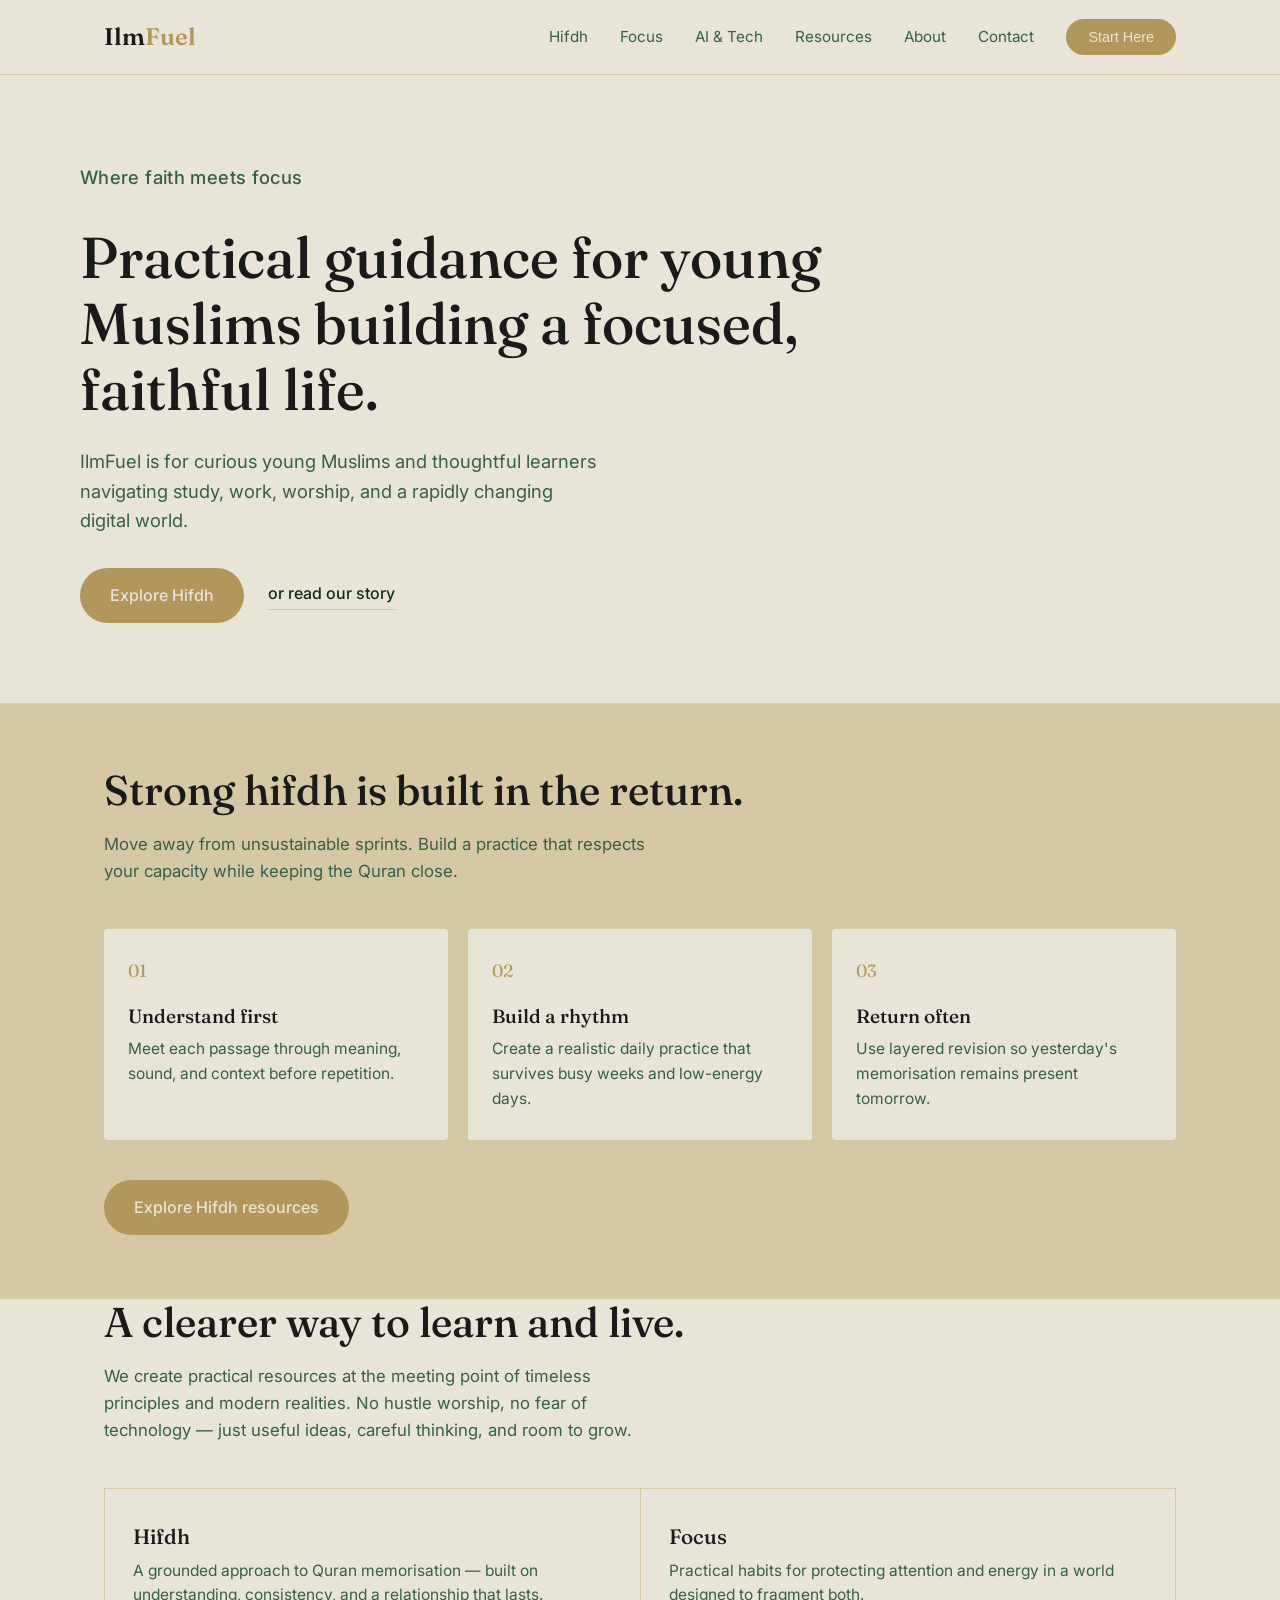
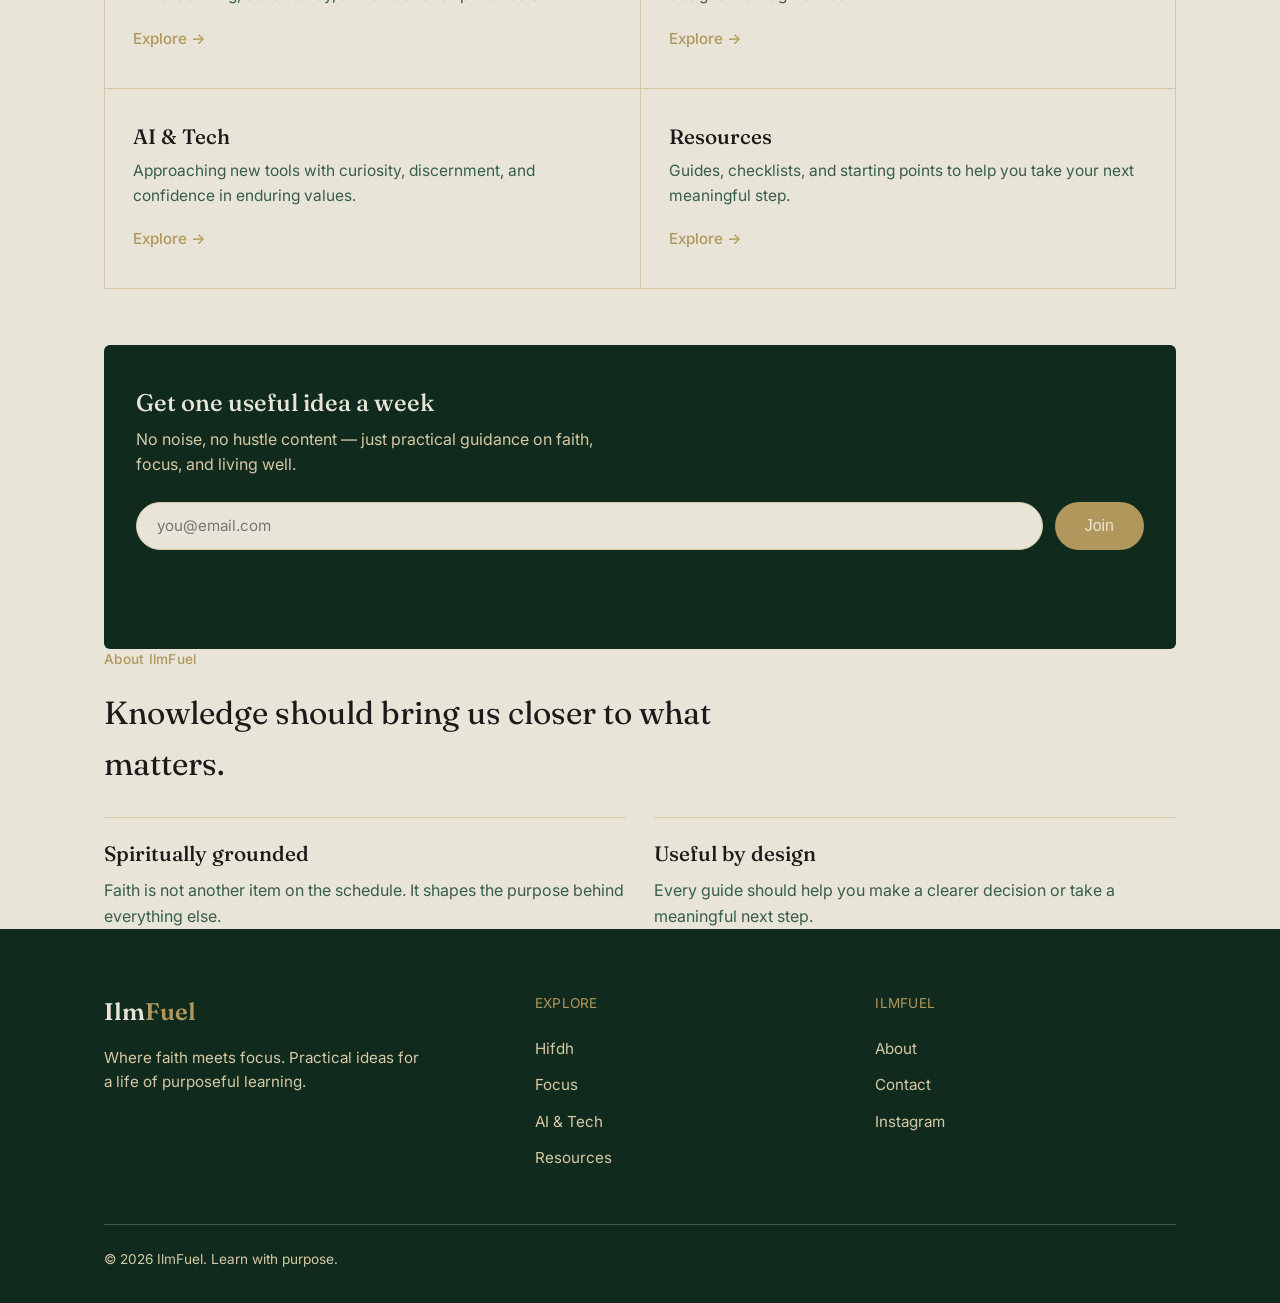
<file: index.html>
<!DOCTYPE html>
<html lang="en">
<head>
<meta charset="UTF-8">
<meta name="viewport" content="width=device-width, initial-scale=1.0">
<title>IlmFuel — Where faith meets focus</title>
<meta name="description" content="Practical guidance for young Muslims building a focused, faithful life. Hifdh, focus, and technology through an Islamic lens.">
<link rel="icon" type="image/svg+xml" href="favicon.svg">
<link rel="preconnect" href="https://fonts.googleapis.com">
<link rel="preconnect" href="https://fonts.gstatic.com" crossorigin>
<link href="https://fonts.googleapis.com/css2?family=Fraunces:opsz,wght@9..144,400;9..144,500;9..144,600&family=Inter:wght@400;500;600&display=swap" rel="stylesheet">
<link rel="stylesheet" href="style.css">
</head>
<body>

<header>
  <nav class="wrap">
    <a href="index.html" class="logo">Ilm<span>Fuel</span></a>
    <div class="nav-links">
      <a href="hifdh.html">Hifdh</a>
      <a href="focus.html">Focus</a>
      <a href="ai-tech.html">AI &amp; Tech</a>
      <a href="resources.html">Resources</a>
      <a href="about.html">About</a>
      <a href="contact.html">Contact</a>
      <button class="nav-cta" onclick="document.getElementById('start').scrollIntoView()">Start Here</button>
    </div>
    <button class="menu-btn" aria-label="Open menu" onclick="openMenu()">
      <span></span><span></span><span></span>
    </button>
  </nav>
</header>

<div class="mobile-menu" id="mobileMenu">
  <div class="mobile-menu-top">
    <span class="logo">Ilm<span>Fuel</span></span>
    <button class="close-btn" aria-label="Close menu" onclick="closeMenu()">&times;</button>
  </div>
  <a href="hifdh.html">Hifdh</a>
  <a href="focus.html">Focus</a>
  <a href="ai-tech.html">AI &amp; Tech</a>
  <a href="resources.html">Resources</a>
  <a href="about.html">About</a>
  <a href="contact.html">Contact</a>
  <button class="nav-cta" onclick="document.getElementById('start').scrollIntoView(); closeMenu();">Start Here</button>
</div>

<main>

  <section class="hero wrap">
    <p class="eyebrow reveal">Where faith meets focus</p>
    <h1 class="reveal">Practical guidance for young Muslims building a focused, faithful life.</h1>
    <p class="reveal">IlmFuel is for curious young Muslims and thoughtful learners navigating study, work, worship, and a rapidly changing digital world.</p>
    <div class="btn-row reveal">
      <a href="hifdh.html" id="start" class="btn-primary">Explore Hifdh</a>
      <a href="about.html" class="btn-text">or read our story</a>
    </div>
  </section>

  <section class="steps-band">
    <div class="wrap">
      <div class="section-head reveal">
        <h2>Strong hifdh is built in the return.</h2>
        <p>Move away from unsustainable sprints. Build a practice that respects your capacity while keeping the Quran close.</p>
      </div>
      <div class="step-grid">
        <div class="step reveal">
          <div class="step-num">01</div>
          <h3>Understand first</h3>
          <p>Meet each passage through meaning, sound, and context before repetition.</p>
        </div>
        <div class="step reveal">
          <div class="step-num">02</div>
          <h3>Build a rhythm</h3>
          <p>Create a realistic daily practice that survives busy weeks and low-energy days.</p>
        </div>
        <div class="step reveal">
          <div class="step-num">03</div>
          <h3>Return often</h3>
          <p>Use layered revision so yesterday's memorisation remains present tomorrow.</p>
        </div>
      </div>
      <a href="hifdh.html" class="btn-primary reveal">Explore Hifdh resources</a>
    </div>
  </section>

  <section class="wrap">
    <div class="section-head reveal">
      <h2>A clearer way to learn and live.</h2>
      <p>We create practical resources at the meeting point of timeless principles and modern realities. No hustle worship, no fear of technology — just useful ideas, careful thinking, and room to grow.</p>
    </div>
    <div class="pillars reveal">
      <div class="pillar">
        <h3>Hifdh</h3>
        <p>A grounded approach to Quran memorisation — built on understanding, consistency, and a relationship that lasts.</p>
        <a href="hifdh.html">Explore →</a>
      </div>
      <div class="pillar">
        <h3>Focus</h3>
        <p>Practical habits for protecting attention and energy in a world designed to fragment both.</p>
        <a href="focus.html">Explore →</a>
      </div>
      <div class="pillar">
        <h3>AI &amp; Tech</h3>
        <p>Approaching new tools with curiosity, discernment, and confidence in enduring values.</p>
        <a href="ai-tech.html">Explore →</a>
      </div>
      <div class="pillar">
        <h3>Resources</h3>
        <p>Guides, checklists, and starting points to help you take your next meaningful step.</p>
        <a href="resources.html">Explore →</a>
      </div>
    </div>

    <div class="newsletter reveal">
      <h3>Get one useful idea a week</h3>
      <p>No noise, no hustle content — just practical guidance on faith, focus, and living well.</p>
      <form class="form-row" onsubmit="handleNewsletter(event)">
        <input type="email" placeholder="you@email.com" required aria-label="Email address">
        <button type="submit" class="btn-primary">Join</button>
      </form>
      <p class="form-msg"></p>
    </div>
  </section>

  <section class="about wrap">
    <p class="eyebrow reveal">About IlmFuel</p>
    <p class="lede reveal">Knowledge should bring us closer to what matters.</p>
    <div class="card-grid reveal">
      <div class="card">
        <h3>Spiritually grounded</h3>
        <p>Faith is not another item on the schedule. It shapes the purpose behind everything else.</p>
      </div>
      <div class="card">
        <h3>Useful by design</h3>
        <p>Every guide should help you make a clearer decision or take a meaningful next step.</p>
      </div>
    </div>
  </section>

</main>

<footer>
  <div class="wrap">
    <div class="footer-grid">
      <div>
        <a href="index.html" class="logo">Ilm<span>Fuel</span></a>
        <p class="tagline">Where faith meets focus. Practical ideas for a life of purposeful learning.</p>
      </div>
      <div class="footer-col">
        <p class="footer-col-label">EXPLORE</p>
        <a href="hifdh.html">Hifdh</a>
        <a href="focus.html">Focus</a>
        <a href="ai-tech.html">AI &amp; Tech</a>
        <a href="resources.html">Resources</a>
      </div>
      <div class="footer-col">
        <p class="footer-col-label">ILMFUEL</p>
        <a href="about.html">About</a>
        <a href="contact.html">Contact</a>
        <a href="https://instagram.com/ilmfuel" target="_blank" rel="noopener">Instagram</a>
      </div>
    </div>
    <div class="footer-bottom">
      <span>© 2026 IlmFuel. Learn with purpose.</span>
    </div>
  </div>
</footer>

<script src="script.js"></script>
</body>
</html>
</file>
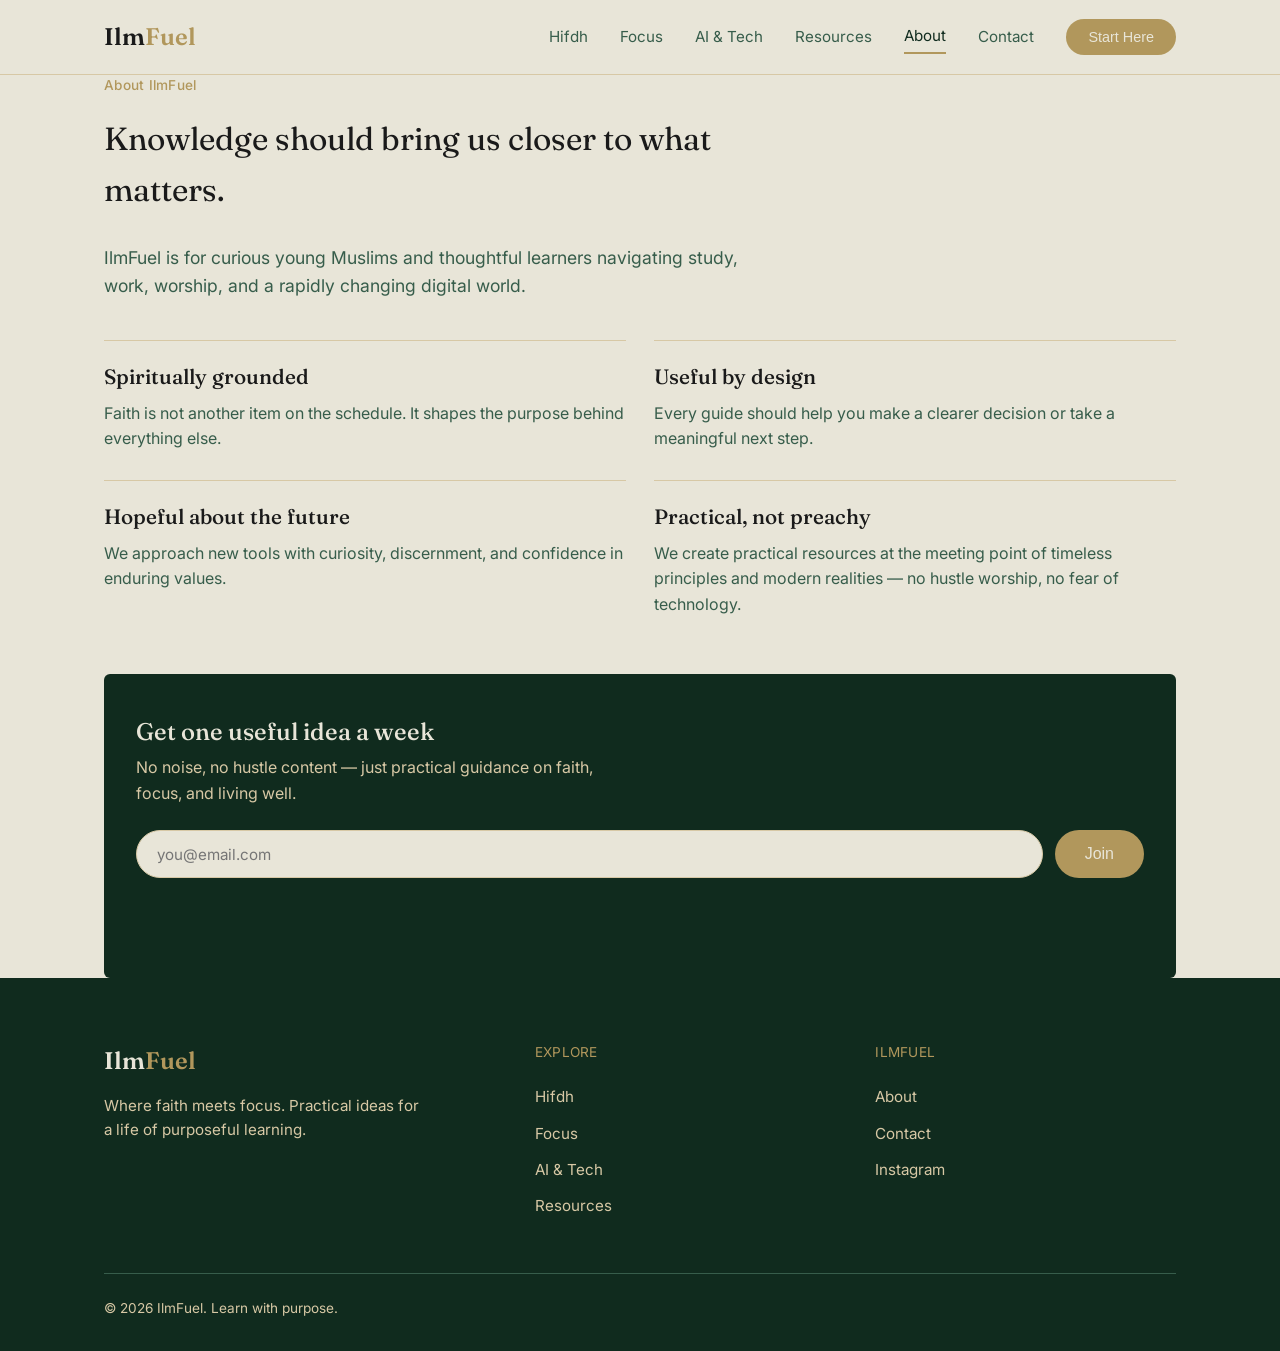
<file: about.html>
<!DOCTYPE html>
<html lang="en">
<head>
<meta charset="UTF-8">
<meta name="viewport" content="width=device-width, initial-scale=1.0">
<title>About — IlmFuel</title>
<meta name="description" content="IlmFuel is for curious young Muslims and thoughtful learners navigating study, work, worship, and a rapidly changing digital world.">
<link rel="icon" type="image/svg+xml" href="favicon.svg">
<link rel="preconnect" href="https://fonts.googleapis.com">
<link rel="preconnect" href="https://fonts.gstatic.com" crossorigin>
<link href="https://fonts.googleapis.com/css2?family=Fraunces:opsz,wght@9..144,400;9..144,500;9..144,600&family=Inter:wght@400;500;600&display=swap" rel="stylesheet">
<link rel="stylesheet" href="style.css">
</head>
<body>

<header>
  <nav class="wrap">
    <a href="index.html" class="logo">Ilm<span>Fuel</span></a>
    <div class="nav-links">
      <a href="hifdh.html">Hifdh</a>
      <a href="focus.html">Focus</a>
      <a href="ai-tech.html">AI &amp; Tech</a>
      <a href="resources.html">Resources</a>
      <a href="about.html" aria-current="page">About</a>
      <a href="contact.html">Contact</a>
      <button class="nav-cta" onclick="location.href='resources.html'">Start Here</button>
    </div>
    <button class="menu-btn" aria-label="Open menu" onclick="openMenu()">
      <span></span><span></span><span></span>
    </button>
  </nav>
</header>

<div class="mobile-menu" id="mobileMenu">
  <div class="mobile-menu-top">
    <span class="logo">Ilm<span>Fuel</span></span>
    <button class="close-btn" aria-label="Close menu" onclick="closeMenu()">&times;</button>
  </div>
  <a href="hifdh.html" onclick="closeMenu()">Hifdh</a>
  <a href="focus.html" onclick="closeMenu()">Focus</a>
  <a href="ai-tech.html" onclick="closeMenu()">AI &amp; Tech</a>
  <a href="resources.html" onclick="closeMenu()">Resources</a>
  <a href="about.html" onclick="closeMenu()">About</a>
  <a href="contact.html" onclick="closeMenu()">Contact</a>
  <button class="nav-cta" onclick="location.href='resources.html'">Start Here</button>
</div>

<main>
  <section class="about wrap">
    <p class="eyebrow reveal">About IlmFuel</p>
    <p class="lede reveal">Knowledge should bring us closer to what matters.</p>
    <p class="reveal" style="color:var(--mid-green); max-width:640px; font-size:1.1rem; margin-bottom:40px;">
      IlmFuel is for curious young Muslims and thoughtful learners navigating study, work,
      worship, and a rapidly changing digital world.
    </p>
    <div class="card-grid reveal">
      <div class="card">
        <h3>Spiritually grounded</h3>
        <p>Faith is not another item on the schedule. It shapes the purpose behind everything else.</p>
      </div>
      <div class="card">
        <h3>Useful by design</h3>
        <p>Every guide should help you make a clearer decision or take a meaningful next step.</p>
      </div>
      <div class="card">
        <h3>Hopeful about the future</h3>
        <p>We approach new tools with curiosity, discernment, and confidence in enduring values.</p>
      </div>
      <div class="card">
        <h3>Practical, not preachy</h3>
        <p>We create practical resources at the meeting point of timeless principles and modern realities — no hustle worship, no fear of technology.</p>
      </div>
    </div>
  </section>

  <section class="wrap">
    <div class="newsletter reveal">
      <h3>Get one useful idea a week</h3>
      <p>No noise, no hustle content — just practical guidance on faith, focus, and living well.</p>
      <form class="form-row" onsubmit="handleNewsletter(event)">
        <input type="email" placeholder="you@email.com" required aria-label="Email address">
        <button type="submit" class="btn-primary">Join</button>
      </form>
      <p class="form-msg"></p>
    </div>
  </section>
</main>

<footer>
  <div class="wrap">
    <div class="footer-grid">
      <div>
        <a href="index.html" class="logo">Ilm<span>Fuel</span></a>
        <p class="tagline">Where faith meets focus. Practical ideas for a life of purposeful learning.</p>
      </div>
      <div class="footer-col">
        <p class="footer-col-label">EXPLORE</p>
        <a href="hifdh.html">Hifdh</a>
        <a href="focus.html">Focus</a>
        <a href="ai-tech.html">AI &amp; Tech</a>
        <a href="resources.html">Resources</a>
      </div>
      <div class="footer-col">
        <p class="footer-col-label">ILMFUEL</p>
        <a href="about.html">About</a>
        <a href="contact.html">Contact</a>
        <a href="https://instagram.com/ilmfuel" target="_blank" rel="noopener">Instagram</a>
      </div>
    </div>
    <div class="footer-bottom">
      <span>© 2026 IlmFuel. Learn with purpose.</span>
    </div>
  </div>
</footer>

<script src="script.js"></script>
</body>
</html>
</file>
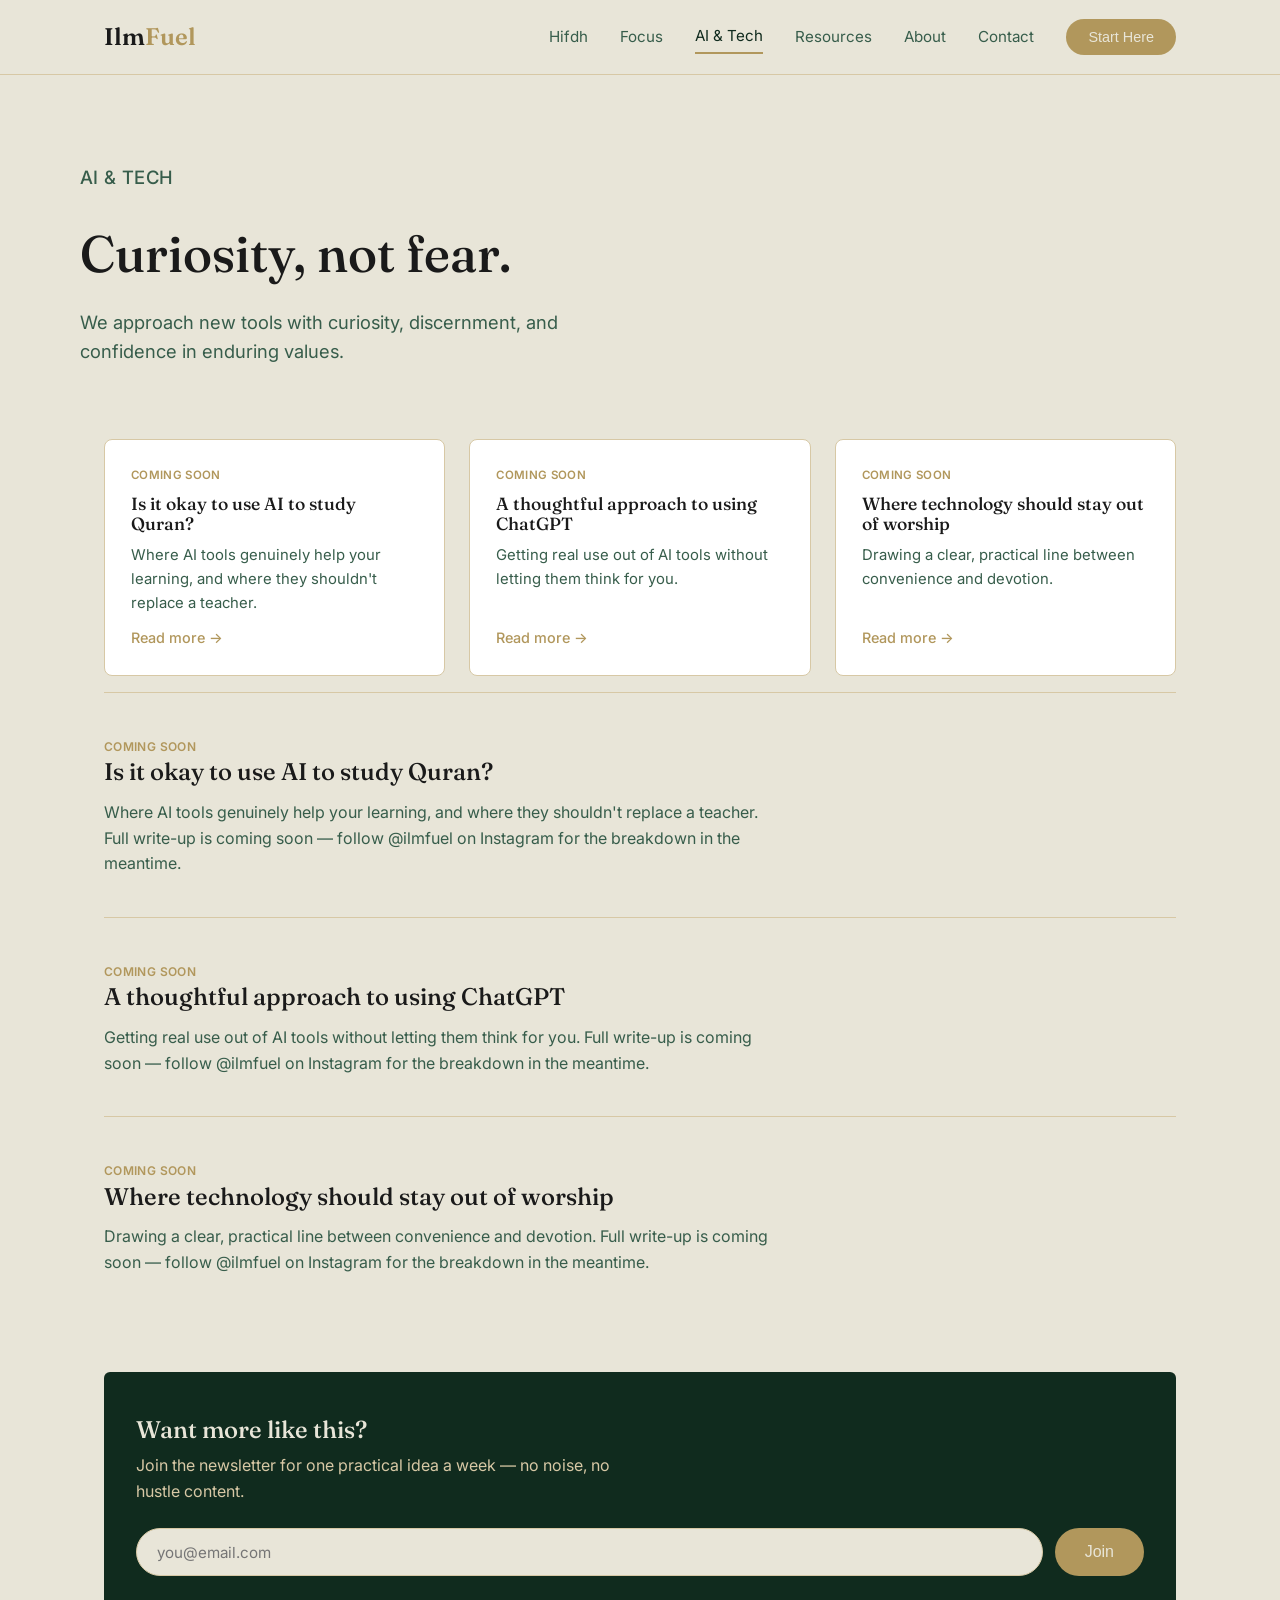
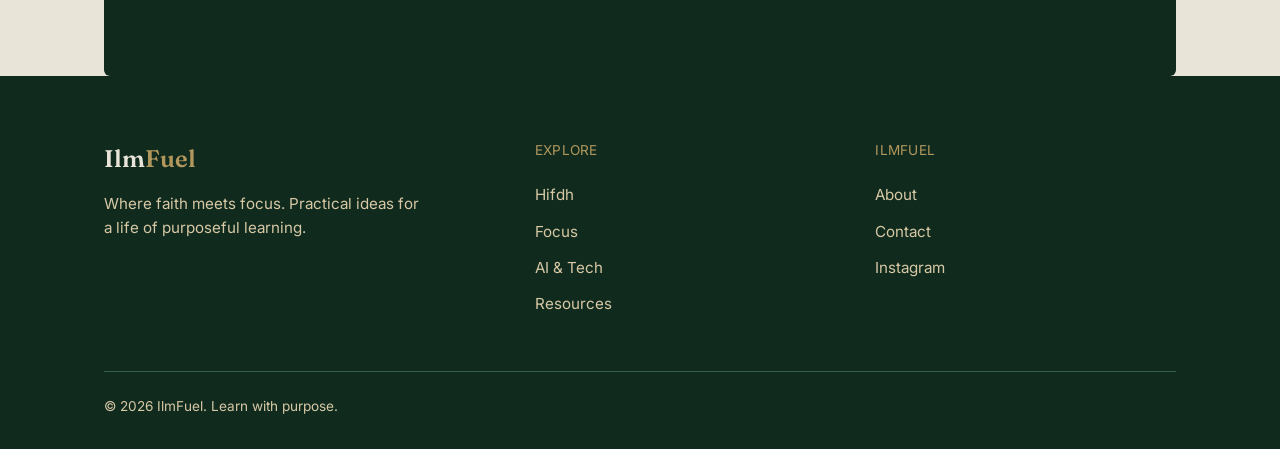
<file: ai-tech.html>
<!DOCTYPE html>
<html lang="en">
<head>
<meta charset="UTF-8">
<meta name="viewport" content="width=device-width, initial-scale=1.0">
<title>AI & Tech — IlmFuel</title>
<meta name="description" content="Approaching new tools with curiosity, discernment, and confidence in enduring values.">
<link rel="icon" type="image/svg+xml" href="favicon.svg">
<link rel="preconnect" href="https://fonts.googleapis.com">
<link rel="preconnect" href="https://fonts.gstatic.com" crossorigin>
<link href="https://fonts.googleapis.com/css2?family=Fraunces:opsz,wght@9..144,400;9..144,500;9..144,600&family=Inter:wght@400;500;600&display=swap" rel="stylesheet">
<link rel="stylesheet" href="style.css">
</head>
<body>

<header>
  <nav class="wrap">
    <a href="index.html" class="logo">Ilm<span>Fuel</span></a>
    <div class="nav-links">
      <a href="hifdh.html">Hifdh</a>
      <a href="focus.html">Focus</a>
      <a href="ai-tech.html" aria-current="page">AI &amp; Tech</a>
      <a href="resources.html">Resources</a>
      <a href="about.html">About</a>
      <a href="contact.html">Contact</a>
      <button class="nav-cta" onclick="location.href='resources.html'">Start Here</button>
    </div>
    <button class="menu-btn" aria-label="Open menu" onclick="openMenu()">
      <span></span><span></span><span></span>
    </button>
  </nav>
</header>

<div class="mobile-menu" id="mobileMenu">
  <div class="mobile-menu-top">
    <span class="logo">Ilm<span>Fuel</span></span>
    <button class="close-btn" aria-label="Close menu" onclick="closeMenu()">&times;</button>
  </div>
      <a href="hifdh.html" onclick="closeMenu()">Hifdh</a>
      <a href="focus.html" onclick="closeMenu()">Focus</a>
      <a href="ai-tech.html" aria-current="page" onclick="closeMenu()">AI &amp; Tech</a>
      <a href="resources.html" onclick="closeMenu()">Resources</a>
      <a href="about.html" onclick="closeMenu()">About</a>
      <a href="contact.html" onclick="closeMenu()">Contact</a>
  <button class="nav-cta" onclick="location.href='resources.html'">Start Here</button>
</div>

<main>

  <section class="hero wrap" style="padding-bottom:40px;">
    <p class="eyebrow reveal">AI & TECH</p>
    <h1 class="reveal" style="font-size:clamp(2.2rem,5vw,3.2rem);">Curiosity, not fear.</h1>
    <p class="reveal">We approach new tools with curiosity, discernment, and confidence in enduring values.</p>
  </section>

  <section class="wrap" style="padding-top:0;">
    <div class="article-grid reveal">
      <a href="#article-1" class="article-card">
        <span class="tag">COMING SOON</span>
        <h3>Is it okay to use AI to study Quran?</h3>
        <p>Where AI tools genuinely help your learning, and where they shouldn't replace a teacher.</p>
        <span class="read-more">Read more →</span>
      </a>
      <a href="#article-2" class="article-card">
        <span class="tag">COMING SOON</span>
        <h3>A thoughtful approach to using ChatGPT</h3>
        <p>Getting real use out of AI tools without letting them think for you.</p>
        <span class="read-more">Read more →</span>
      </a>
      <a href="#article-3" class="article-card">
        <span class="tag">COMING SOON</span>
        <h3>Where technology should stay out of worship</h3>
        <p>Drawing a clear, practical line between convenience and devotion.</p>
        <span class="read-more">Read more →</span>
      </a>
    </div>
  </section>

  <section class="wrap" style="padding-top:0;">
    <div class="article-full reveal" id="article-1">
      <span class="tag">COMING SOON</span>
      <h3>Is it okay to use AI to study Quran?</h3>
      <p>Where AI tools genuinely help your learning, and where they shouldn't replace a teacher. Full write-up is coming soon — follow @ilmfuel on Instagram for the breakdown in the meantime.</p>
    </div>
    <div class="article-full reveal" id="article-2">
      <span class="tag">COMING SOON</span>
      <h3>A thoughtful approach to using ChatGPT</h3>
      <p>Getting real use out of AI tools without letting them think for you. Full write-up is coming soon — follow @ilmfuel on Instagram for the breakdown in the meantime.</p>
    </div>
    <div class="article-full reveal" id="article-3">
      <span class="tag">COMING SOON</span>
      <h3>Where technology should stay out of worship</h3>
      <p>Drawing a clear, practical line between convenience and devotion. Full write-up is coming soon — follow @ilmfuel on Instagram for the breakdown in the meantime.</p>
    </div>
  </section>

  <section class="wrap">
    <div class="newsletter reveal">
      <h3>Want more like this?</h3>
      <p>Join the newsletter for one practical idea a week — no noise, no hustle content.</p>
      <form class="form-row" onsubmit="handleNewsletter(event)">
        <input type="email" placeholder="you@email.com" required aria-label="Email address">
        <button type="submit" class="btn-primary">Join</button>
      </form>
      <p class="form-msg"></p>
    </div>
  </section>

</main>

<footer>
  <div class="wrap">
    <div class="footer-grid">
      <div>
        <a href="index.html" class="logo">Ilm<span>Fuel</span></a>
        <p class="tagline">Where faith meets focus. Practical ideas for a life of purposeful learning.</p>
      </div>
      <div class="footer-col">
        <p class="footer-col-label">EXPLORE</p>
        <a href="hifdh.html">Hifdh</a>
        <a href="focus.html">Focus</a>
        <a href="ai-tech.html">AI &amp; Tech</a>
        <a href="resources.html">Resources</a>
      </div>
      <div class="footer-col">
        <p class="footer-col-label">ILMFUEL</p>
        <a href="about.html">About</a>
        <a href="contact.html">Contact</a>
        <a href="https://instagram.com/ilmfuel" target="_blank" rel="noopener">Instagram</a>
      </div>
    </div>
    <div class="footer-bottom">
      <span>© 2026 IlmFuel. Learn with purpose.</span>
    </div>
  </div>
</footer>

<script src="script.js"></script>
</body>
</html>
</file>
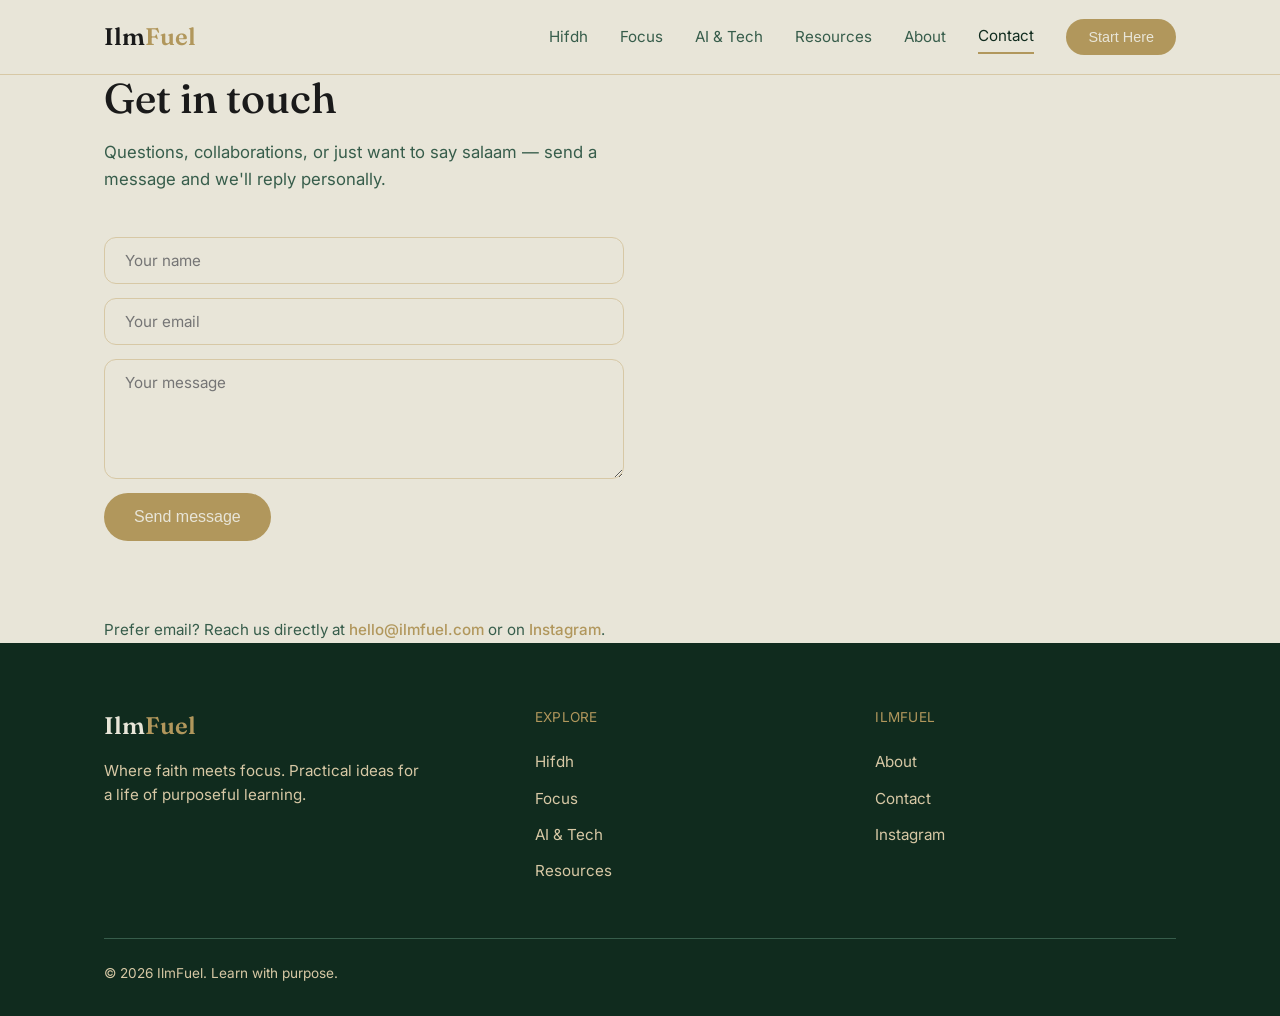
<file: contact.html>
<!DOCTYPE html>
<html lang="en">
<head>
<meta charset="UTF-8">
<meta name="viewport" content="width=device-width, initial-scale=1.0">
<title>Contact — IlmFuel</title>
<meta name="description" content="Questions, collaborations, or just want to say salaam — get in touch with IlmFuel.">
<link rel="icon" type="image/svg+xml" href="favicon.svg">
<link rel="preconnect" href="https://fonts.googleapis.com">
<link rel="preconnect" href="https://fonts.gstatic.com" crossorigin>
<link href="https://fonts.googleapis.com/css2?family=Fraunces:opsz,wght@9..144,400;9..144,500;9..144,600&family=Inter:wght@400;500;600&display=swap" rel="stylesheet">
<link rel="stylesheet" href="style.css">
</head>
<body>

<header>
  <nav class="wrap">
    <a href="index.html" class="logo">Ilm<span>Fuel</span></a>
    <div class="nav-links">
      <a href="hifdh.html">Hifdh</a>
      <a href="focus.html">Focus</a>
      <a href="ai-tech.html">AI &amp; Tech</a>
      <a href="resources.html">Resources</a>
      <a href="about.html">About</a>
      <a href="contact.html" aria-current="page">Contact</a>
      <button class="nav-cta" onclick="location.href='resources.html'">Start Here</button>
    </div>
    <button class="menu-btn" aria-label="Open menu" onclick="openMenu()">
      <span></span><span></span><span></span>
    </button>
  </nav>
</header>

<div class="mobile-menu" id="mobileMenu">
  <div class="mobile-menu-top">
    <span class="logo">Ilm<span>Fuel</span></span>
    <button class="close-btn" aria-label="Close menu" onclick="closeMenu()">&times;</button>
  </div>
  <a href="hifdh.html" onclick="closeMenu()">Hifdh</a>
  <a href="focus.html" onclick="closeMenu()">Focus</a>
  <a href="ai-tech.html" onclick="closeMenu()">AI &amp; Tech</a>
  <a href="resources.html" onclick="closeMenu()">Resources</a>
  <a href="about.html" onclick="closeMenu()">About</a>
  <a href="contact.html" onclick="closeMenu()">Contact</a>
  <button class="nav-cta" onclick="location.href='resources.html'">Start Here</button>
</div>

<main>
  <section class="wrap">
    <div class="section-head reveal">
      <h1>Get in touch</h1>
      <p>Questions, collaborations, or just want to say salaam — send a message and we'll reply personally.</p>
    </div>
    <form class="contact-form reveal" onsubmit="handleContact(event)">
      <input type="text" id="contactName" placeholder="Your name" required aria-label="Your name">
      <input type="email" id="contactEmail" placeholder="Your email" required aria-label="Your email">
      <textarea id="contactMessage" placeholder="Your message" required aria-label="Your message"></textarea>
      <button type="submit" class="btn-primary">Send message</button>
      <p class="form-msg" id="contactMsg"></p>
    </form>
    <p class="contact-alt reveal">
      Prefer email? Reach us directly at
      <a href="mailto:hello@ilmfuel.com">hello@ilmfuel.com</a>
      or on <a href="https://instagram.com/ilmfuel" target="_blank" rel="noopener">Instagram</a>.
    </p>
  </section>
</main>

<footer>
  <div class="wrap">
    <div class="footer-grid">
      <div>
        <a href="index.html" class="logo">Ilm<span>Fuel</span></a>
        <p class="tagline">Where faith meets focus. Practical ideas for a life of purposeful learning.</p>
      </div>
      <div class="footer-col">
        <p class="footer-col-label">EXPLORE</p>
        <a href="hifdh.html">Hifdh</a>
        <a href="focus.html">Focus</a>
        <a href="ai-tech.html">AI &amp; Tech</a>
        <a href="resources.html">Resources</a>
      </div>
      <div class="footer-col">
        <p class="footer-col-label">ILMFUEL</p>
        <a href="about.html">About</a>
        <a href="contact.html">Contact</a>
        <a href="https://instagram.com/ilmfuel" target="_blank" rel="noopener">Instagram</a>
      </div>
    </div>
    <div class="footer-bottom">
      <span>© 2026 IlmFuel. Learn with purpose.</span>
    </div>
  </div>
</footer>

<script src="script.js"></script>
</body>
</html>
</file>
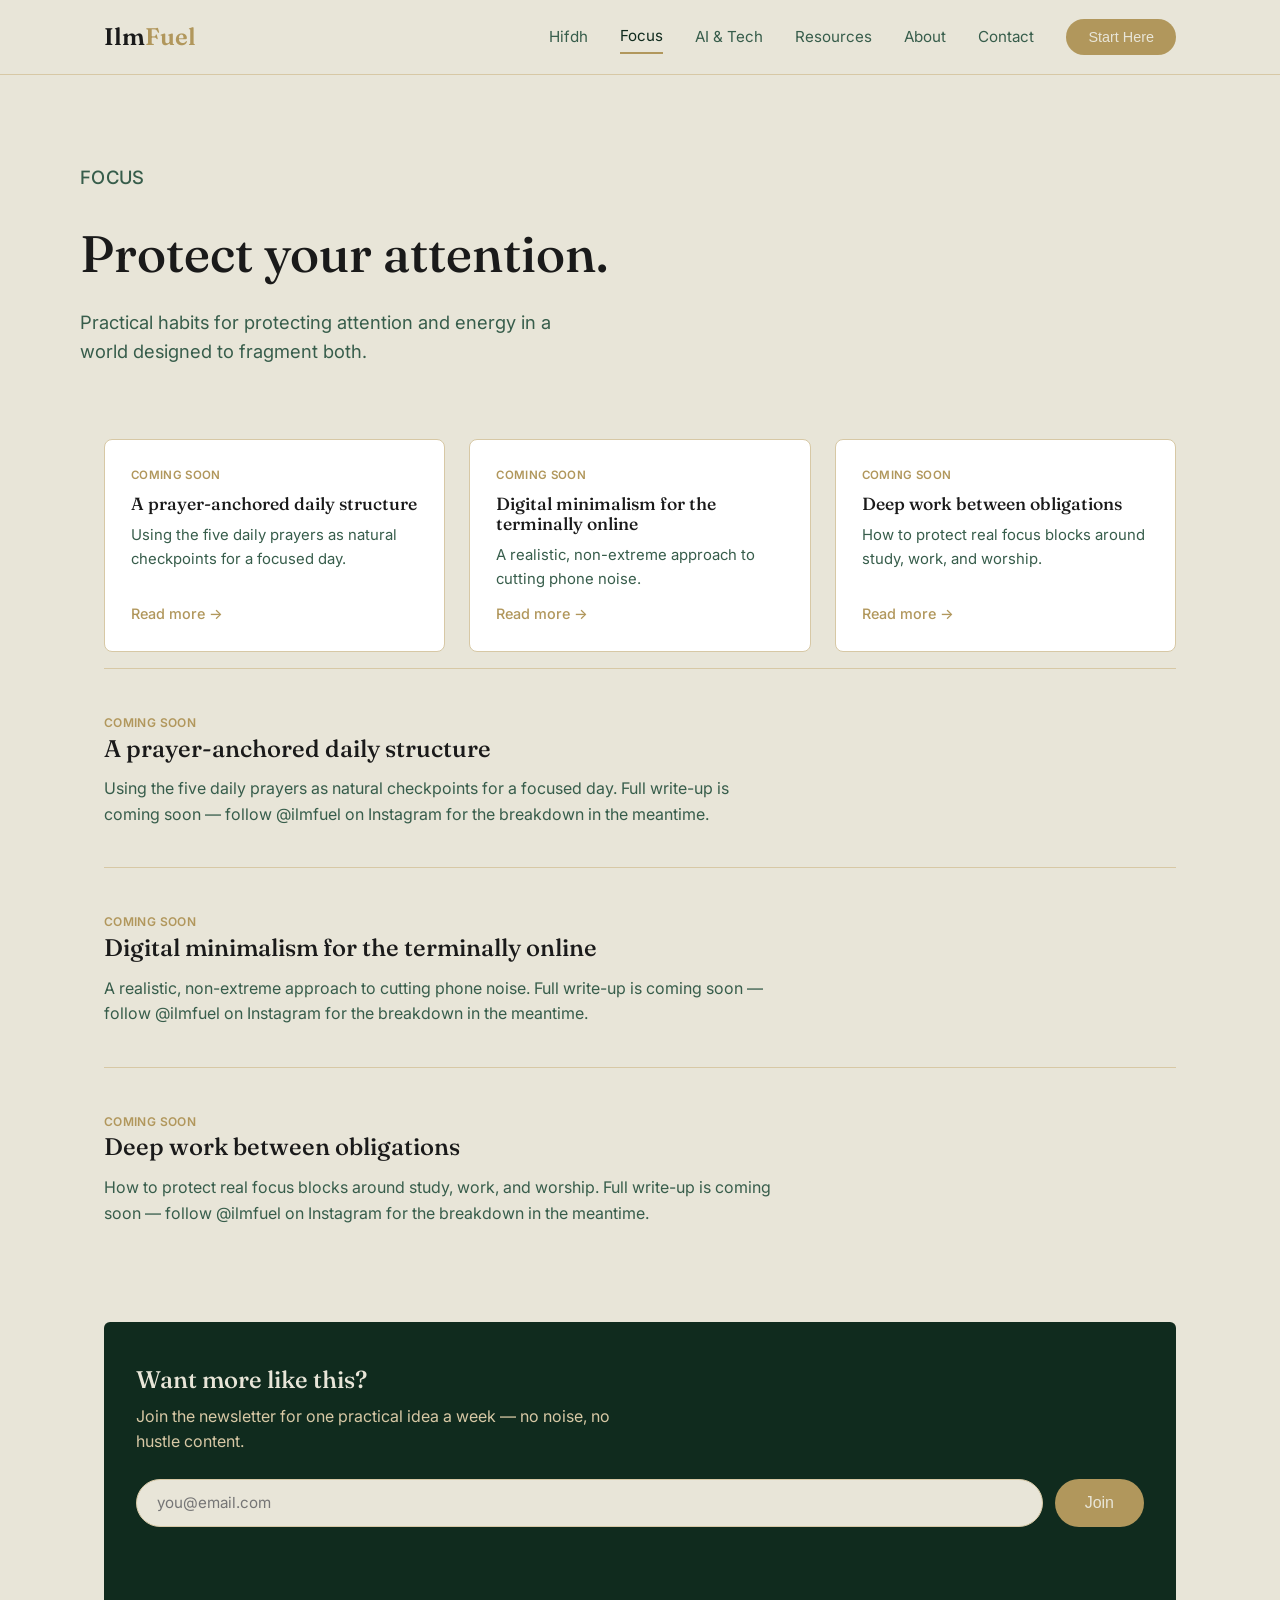
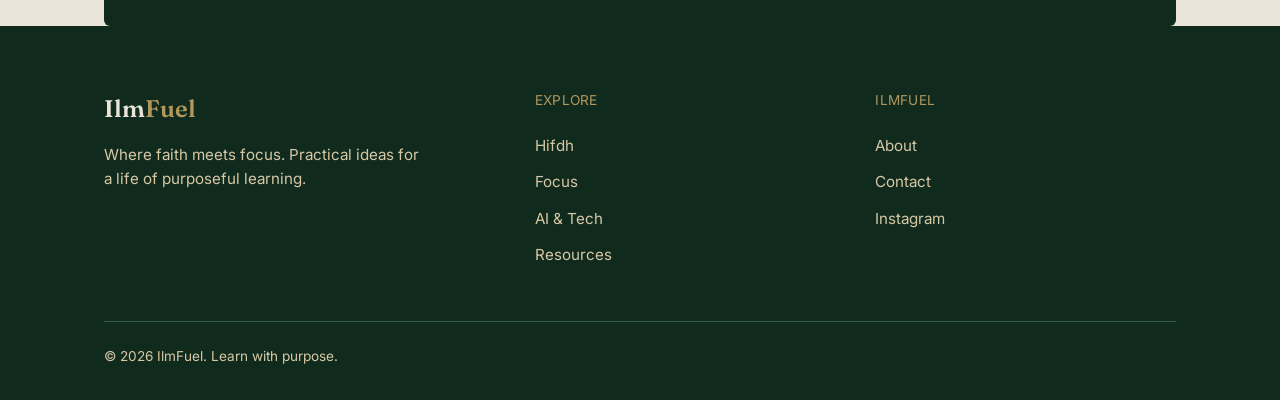
<file: focus.html>
<!DOCTYPE html>
<html lang="en">
<head>
<meta charset="UTF-8">
<meta name="viewport" content="width=device-width, initial-scale=1.0">
<title>Focus — IlmFuel</title>
<meta name="description" content="Practical habits for protecting attention and energy in a world designed to fragment both.">
<link rel="icon" type="image/svg+xml" href="favicon.svg">
<link rel="preconnect" href="https://fonts.googleapis.com">
<link rel="preconnect" href="https://fonts.gstatic.com" crossorigin>
<link href="https://fonts.googleapis.com/css2?family=Fraunces:opsz,wght@9..144,400;9..144,500;9..144,600&family=Inter:wght@400;500;600&display=swap" rel="stylesheet">
<link rel="stylesheet" href="style.css">
</head>
<body>

<header>
  <nav class="wrap">
    <a href="index.html" class="logo">Ilm<span>Fuel</span></a>
    <div class="nav-links">
      <a href="hifdh.html">Hifdh</a>
      <a href="focus.html" aria-current="page">Focus</a>
      <a href="ai-tech.html">AI &amp; Tech</a>
      <a href="resources.html">Resources</a>
      <a href="about.html">About</a>
      <a href="contact.html">Contact</a>
      <button class="nav-cta" onclick="location.href='resources.html'">Start Here</button>
    </div>
    <button class="menu-btn" aria-label="Open menu" onclick="openMenu()">
      <span></span><span></span><span></span>
    </button>
  </nav>
</header>

<div class="mobile-menu" id="mobileMenu">
  <div class="mobile-menu-top">
    <span class="logo">Ilm<span>Fuel</span></span>
    <button class="close-btn" aria-label="Close menu" onclick="closeMenu()">&times;</button>
  </div>
      <a href="hifdh.html" onclick="closeMenu()">Hifdh</a>
      <a href="focus.html" aria-current="page" onclick="closeMenu()">Focus</a>
      <a href="ai-tech.html" onclick="closeMenu()">AI &amp; Tech</a>
      <a href="resources.html" onclick="closeMenu()">Resources</a>
      <a href="about.html" onclick="closeMenu()">About</a>
      <a href="contact.html" onclick="closeMenu()">Contact</a>
  <button class="nav-cta" onclick="location.href='resources.html'">Start Here</button>
</div>

<main>

  <section class="hero wrap" style="padding-bottom:40px;">
    <p class="eyebrow reveal">FOCUS</p>
    <h1 class="reveal" style="font-size:clamp(2.2rem,5vw,3.2rem);">Protect your attention.</h1>
    <p class="reveal">Practical habits for protecting attention and energy in a world designed to fragment both.</p>
  </section>

  <section class="wrap" style="padding-top:0;">
    <div class="article-grid reveal">
      <a href="#article-1" class="article-card">
        <span class="tag">COMING SOON</span>
        <h3>A prayer-anchored daily structure</h3>
        <p>Using the five daily prayers as natural checkpoints for a focused day.</p>
        <span class="read-more">Read more →</span>
      </a>
      <a href="#article-2" class="article-card">
        <span class="tag">COMING SOON</span>
        <h3>Digital minimalism for the terminally online</h3>
        <p>A realistic, non-extreme approach to cutting phone noise.</p>
        <span class="read-more">Read more →</span>
      </a>
      <a href="#article-3" class="article-card">
        <span class="tag">COMING SOON</span>
        <h3>Deep work between obligations</h3>
        <p>How to protect real focus blocks around study, work, and worship.</p>
        <span class="read-more">Read more →</span>
      </a>
    </div>
  </section>

  <section class="wrap" style="padding-top:0;">
    <div class="article-full reveal" id="article-1">
      <span class="tag">COMING SOON</span>
      <h3>A prayer-anchored daily structure</h3>
      <p>Using the five daily prayers as natural checkpoints for a focused day. Full write-up is coming soon — follow @ilmfuel on Instagram for the breakdown in the meantime.</p>
    </div>
    <div class="article-full reveal" id="article-2">
      <span class="tag">COMING SOON</span>
      <h3>Digital minimalism for the terminally online</h3>
      <p>A realistic, non-extreme approach to cutting phone noise. Full write-up is coming soon — follow @ilmfuel on Instagram for the breakdown in the meantime.</p>
    </div>
    <div class="article-full reveal" id="article-3">
      <span class="tag">COMING SOON</span>
      <h3>Deep work between obligations</h3>
      <p>How to protect real focus blocks around study, work, and worship. Full write-up is coming soon — follow @ilmfuel on Instagram for the breakdown in the meantime.</p>
    </div>
  </section>

  <section class="wrap">
    <div class="newsletter reveal">
      <h3>Want more like this?</h3>
      <p>Join the newsletter for one practical idea a week — no noise, no hustle content.</p>
      <form class="form-row" onsubmit="handleNewsletter(event)">
        <input type="email" placeholder="you@email.com" required aria-label="Email address">
        <button type="submit" class="btn-primary">Join</button>
      </form>
      <p class="form-msg"></p>
    </div>
  </section>

</main>

<footer>
  <div class="wrap">
    <div class="footer-grid">
      <div>
        <a href="index.html" class="logo">Ilm<span>Fuel</span></a>
        <p class="tagline">Where faith meets focus. Practical ideas for a life of purposeful learning.</p>
      </div>
      <div class="footer-col">
        <p class="footer-col-label">EXPLORE</p>
        <a href="hifdh.html">Hifdh</a>
        <a href="focus.html">Focus</a>
        <a href="ai-tech.html">AI &amp; Tech</a>
        <a href="resources.html">Resources</a>
      </div>
      <div class="footer-col">
        <p class="footer-col-label">ILMFUEL</p>
        <a href="about.html">About</a>
        <a href="contact.html">Contact</a>
        <a href="https://instagram.com/ilmfuel" target="_blank" rel="noopener">Instagram</a>
      </div>
    </div>
    <div class="footer-bottom">
      <span>© 2026 IlmFuel. Learn with purpose.</span>
    </div>
  </div>
</footer>

<script src="script.js"></script>
</body>
</html>
</file>
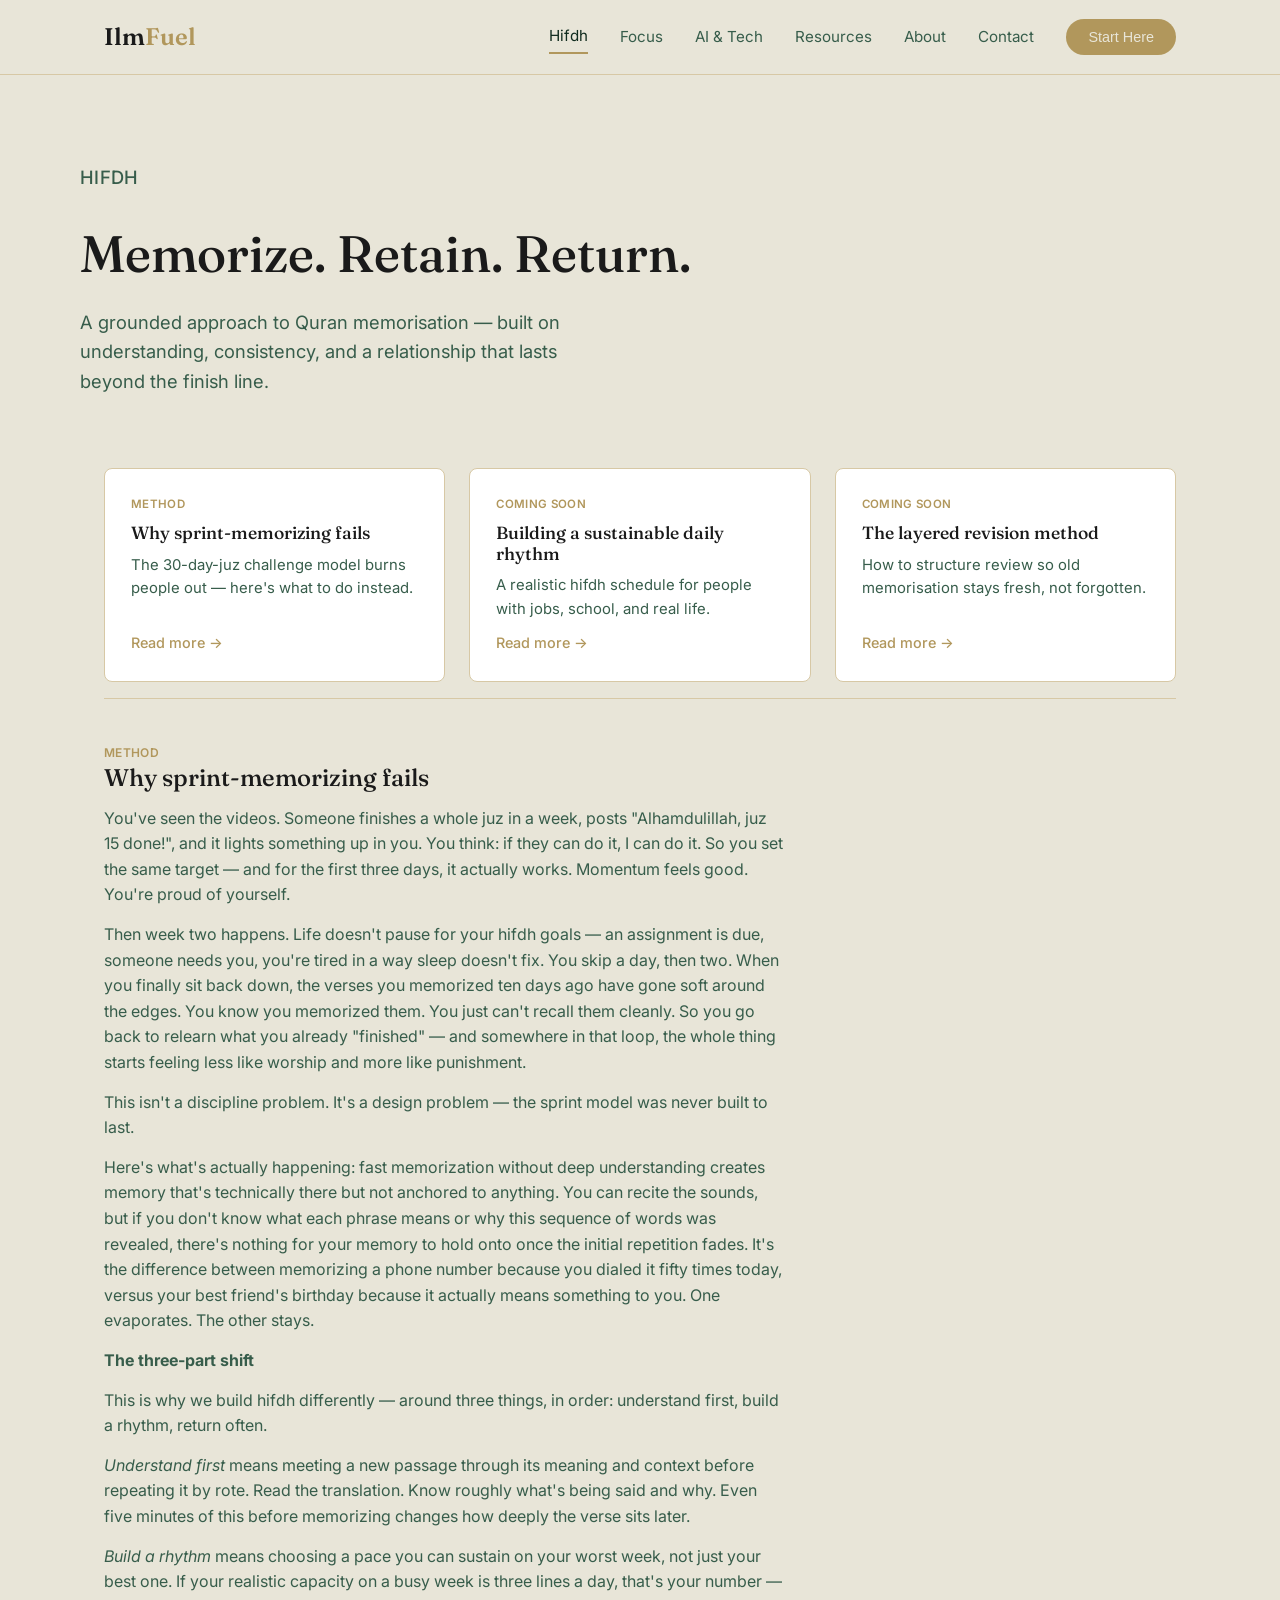
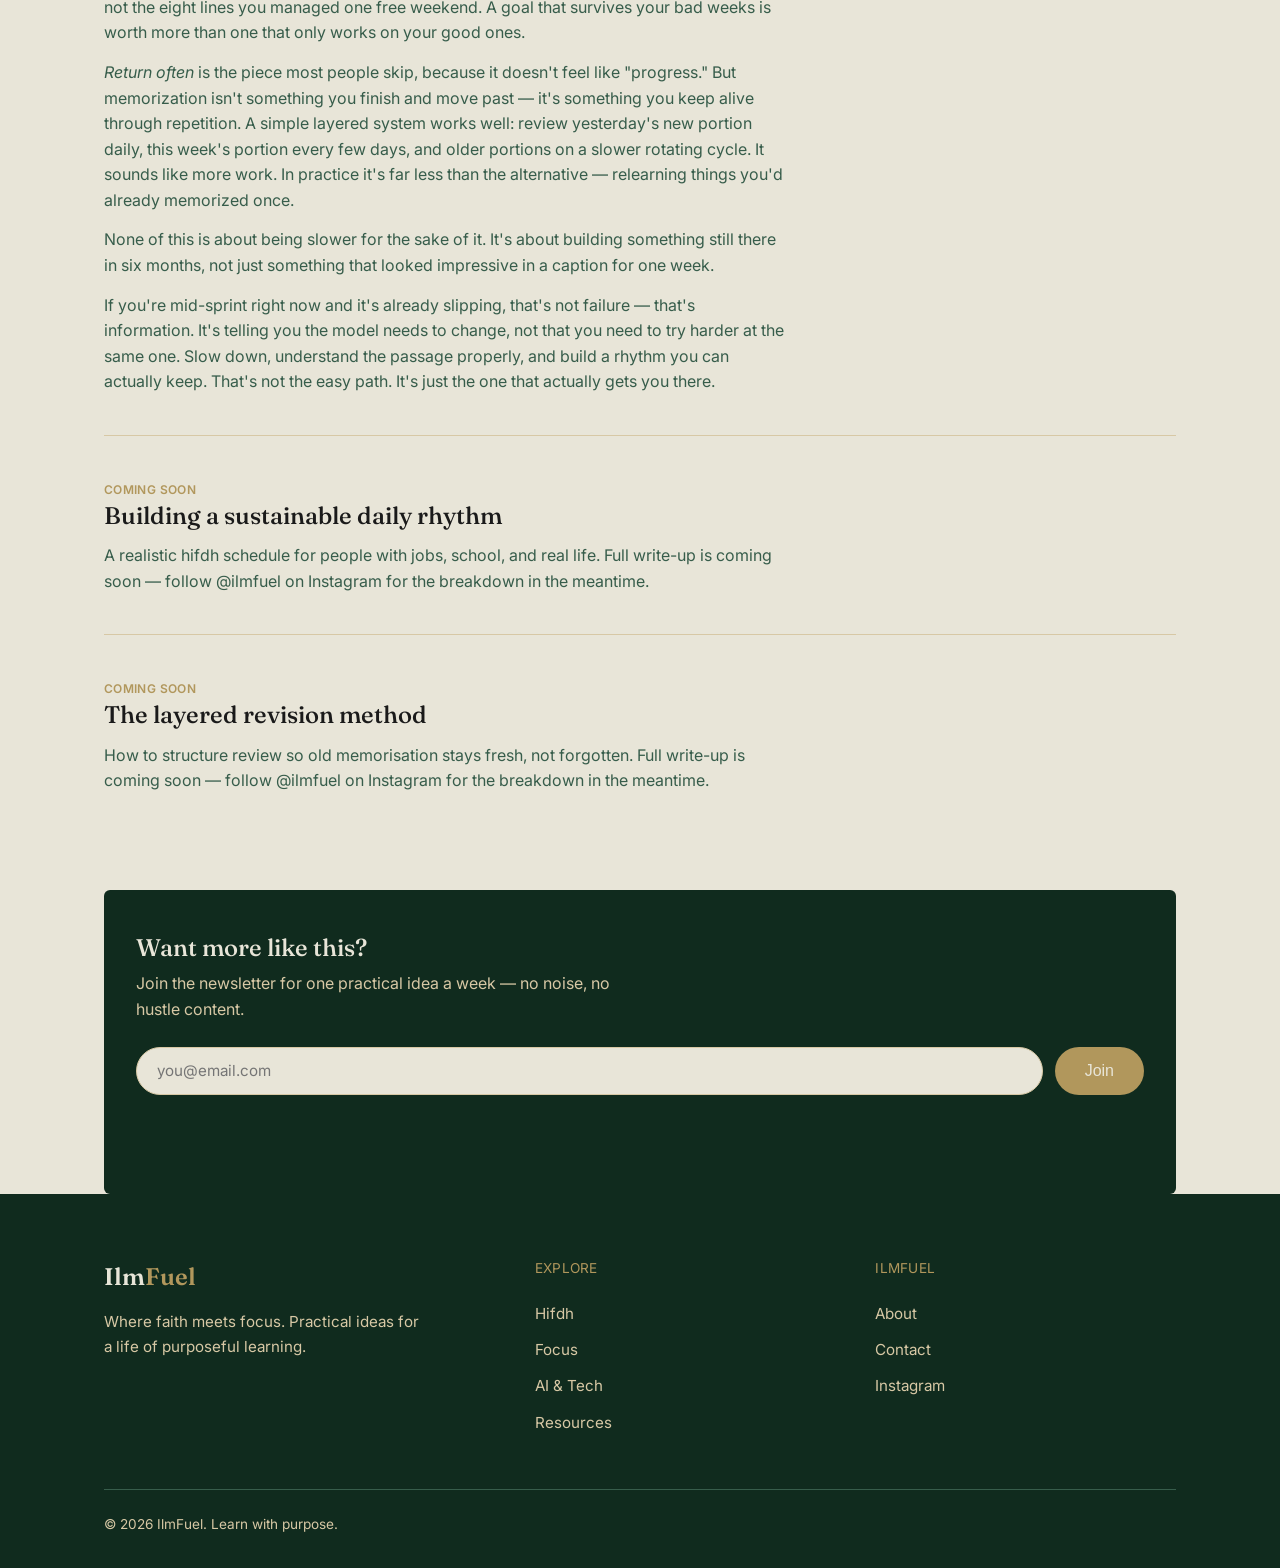
<file: hifdh-2.html>
<!DOCTYPE html>
<html lang="en">
<head>
<meta charset="UTF-8">
<meta name="viewport" content="width=device-width, initial-scale=1.0">
<title>Hifdh — IlmFuel</title>
<meta name="description" content="A grounded approach to Quran memorisation, built on understanding, consistency, and a relationship that lasts.">
<link rel="icon" type="image/svg+xml" href="favicon.svg">
<link rel="preconnect" href="https://fonts.googleapis.com">
<link rel="preconnect" href="https://fonts.gstatic.com" crossorigin>
<link href="https://fonts.googleapis.com/css2?family=Fraunces:opsz,wght@9..144,400;9..144,500;9..144,600&family=Inter:wght@400;500;600&display=swap" rel="stylesheet">
<link rel="stylesheet" href="style.css">
</head>
<body>

<header>
  <nav class="wrap">
    <a href="index.html" class="logo">Ilm<span>Fuel</span></a>
    <div class="nav-links">
      <a href="hifdh.html" aria-current="page">Hifdh</a>
      <a href="focus.html">Focus</a>
      <a href="ai-tech.html">AI &amp; Tech</a>
      <a href="resources.html">Resources</a>
      <a href="about.html">About</a>
      <a href="contact.html">Contact</a>
      <button class="nav-cta" onclick="location.href='resources.html'">Start Here</button>
    </div>
    <button class="menu-btn" aria-label="Open menu" onclick="openMenu()">
      <span></span><span></span><span></span>
    </button>
  </nav>
</header>

<div class="mobile-menu" id="mobileMenu">
  <div class="mobile-menu-top">
    <span class="logo">Ilm<span>Fuel</span></span>
    <button class="close-btn" aria-label="Close menu" onclick="closeMenu()">&times;</button>
  </div>
      <a href="hifdh.html" aria-current="page" onclick="closeMenu()">Hifdh</a>
      <a href="focus.html" onclick="closeMenu()">Focus</a>
      <a href="ai-tech.html" onclick="closeMenu()">AI &amp; Tech</a>
      <a href="resources.html" onclick="closeMenu()">Resources</a>
      <a href="about.html" onclick="closeMenu()">About</a>
      <a href="contact.html" onclick="closeMenu()">Contact</a>
  <button class="nav-cta" onclick="location.href='resources.html'">Start Here</button>
</div>

<main>

  <section class="hero wrap" style="padding-bottom:40px;">
    <p class="eyebrow reveal">HIFDH</p>
    <h1 class="reveal" style="font-size:clamp(2.2rem,5vw,3.2rem);">Memorize. Retain. Return.</h1>
    <p class="reveal">A grounded approach to Quran memorisation — built on understanding, consistency, and a relationship that lasts beyond the finish line.</p>
  </section>

  <section class="wrap" style="padding-top:0;">
    <div class="article-grid reveal">
      <a href="#article-1" class="article-card">
        <span class="tag">METHOD</span>
        <h3>Why sprint-memorizing fails</h3>
        <p>The 30-day-juz challenge model burns people out — here's what to do instead.</p>
        <span class="read-more">Read more →</span>
      </a>
      <a href="#article-2" class="article-card">
        <span class="tag">COMING SOON</span>
        <h3>Building a sustainable daily rhythm</h3>
        <p>A realistic hifdh schedule for people with jobs, school, and real life.</p>
        <span class="read-more">Read more →</span>
      </a>
      <a href="#article-3" class="article-card">
        <span class="tag">COMING SOON</span>
        <h3>The layered revision method</h3>
        <p>How to structure review so old memorisation stays fresh, not forgotten.</p>
        <span class="read-more">Read more →</span>
      </a>
    </div>
  </section>

  <section class="wrap" style="padding-top:0;">
    <div class="article-full reveal" id="article-1">
      <span class="tag">METHOD</span>
      <h3>Why sprint-memorizing fails</h3>
      <p>You've seen the videos. Someone finishes a whole juz in a week, posts "Alhamdulillah, juz 15 done!", and it lights something up in you. You think: if they can do it, I can do it. So you set the same target — and for the first three days, it actually works. Momentum feels good. You're proud of yourself.</p>
      <p>Then week two happens. Life doesn't pause for your hifdh goals — an assignment is due, someone needs you, you're tired in a way sleep doesn't fix. You skip a day, then two. When you finally sit back down, the verses you memorized ten days ago have gone soft around the edges. You know you memorized them. You just can't recall them cleanly. So you go back to relearn what you already "finished" — and somewhere in that loop, the whole thing starts feeling less like worship and more like punishment.</p>
      <p>This isn't a discipline problem. It's a design problem — the sprint model was never built to last.</p>
      <p>Here's what's actually happening: fast memorization without deep understanding creates memory that's technically there but not anchored to anything. You can recite the sounds, but if you don't know what each phrase means or why this sequence of words was revealed, there's nothing for your memory to hold onto once the initial repetition fades. It's the difference between memorizing a phone number because you dialed it fifty times today, versus your best friend's birthday because it actually means something to you. One evaporates. The other stays.</p>
      <p><strong>The three-part shift</strong></p>
      <p>This is why we build hifdh differently — around three things, in order: understand first, build a rhythm, return often.</p>
      <p><em>Understand first</em> means meeting a new passage through its meaning and context before repeating it by rote. Read the translation. Know roughly what's being said and why. Even five minutes of this before memorizing changes how deeply the verse sits later.</p>
      <p><em>Build a rhythm</em> means choosing a pace you can sustain on your worst week, not just your best one. If your realistic capacity on a busy week is three lines a day, that's your number — not the eight lines you managed one free weekend. A goal that survives your bad weeks is worth more than one that only works on your good ones.</p>
      <p><em>Return often</em> is the piece most people skip, because it doesn't feel like "progress." But memorization isn't something you finish and move past — it's something you keep alive through repetition. A simple layered system works well: review yesterday's new portion daily, this week's portion every few days, and older portions on a slower rotating cycle. It sounds like more work. In practice it's far less than the alternative — relearning things you'd already memorized once.</p>
      <p>None of this is about being slower for the sake of it. It's about building something still there in six months, not just something that looked impressive in a caption for one week.</p>
      <p>If you're mid-sprint right now and it's already slipping, that's not failure — that's information. It's telling you the model needs to change, not that you need to try harder at the same one. Slow down, understand the passage properly, and build a rhythm you can actually keep. That's not the easy path. It's just the one that actually gets you there.</p>
    </div>
    <div class="article-full reveal" id="article-2">
      <span class="tag">COMING SOON</span>
      <h3>Building a sustainable daily rhythm</h3>
      <p>A realistic hifdh schedule for people with jobs, school, and real life. Full write-up is coming soon — follow @ilmfuel on Instagram for the breakdown in the meantime.</p>
    </div>
    <div class="article-full reveal" id="article-3">
      <span class="tag">COMING SOON</span>
      <h3>The layered revision method</h3>
      <p>How to structure review so old memorisation stays fresh, not forgotten. Full write-up is coming soon — follow @ilmfuel on Instagram for the breakdown in the meantime.</p>
    </div>
  </section>

  <section class="wrap">
    <div class="newsletter reveal">
      <h3>Want more like this?</h3>
      <p>Join the newsletter for one practical idea a week — no noise, no hustle content.</p>
      <form class="form-row" onsubmit="handleNewsletter(event)">
        <input type="email" placeholder="you@email.com" required aria-label="Email address">
        <button type="submit" class="btn-primary">Join</button>
      </form>
      <p class="form-msg"></p>
    </div>
  </section>

</main>

<footer>
  <div class="wrap">
    <div class="footer-grid">
      <div>
        <a href="index.html" class="logo">Ilm<span>Fuel</span></a>
        <p class="tagline">Where faith meets focus. Practical ideas for a life of purposeful learning.</p>
      </div>
      <div class="footer-col">
        <p class="footer-col-label">EXPLORE</p>
        <a href="hifdh.html">Hifdh</a>
        <a href="focus.html">Focus</a>
        <a href="ai-tech.html">AI &amp; Tech</a>
        <a href="resources.html">Resources</a>
      </div>
      <div class="footer-col">
        <p class="footer-col-label">ILMFUEL</p>
        <a href="about.html">About</a>
        <a href="contact.html">Contact</a>
        <a href="https://instagram.com/ilmfuel" target="_blank" rel="noopener">Instagram</a>
      </div>
    </div>
    <div class="footer-bottom">
      <span>© 2026 IlmFuel. Learn with purpose.</span>
    </div>
  </div>
</footer>

<script src="script.js"></script>
</body>
</html>
</file>
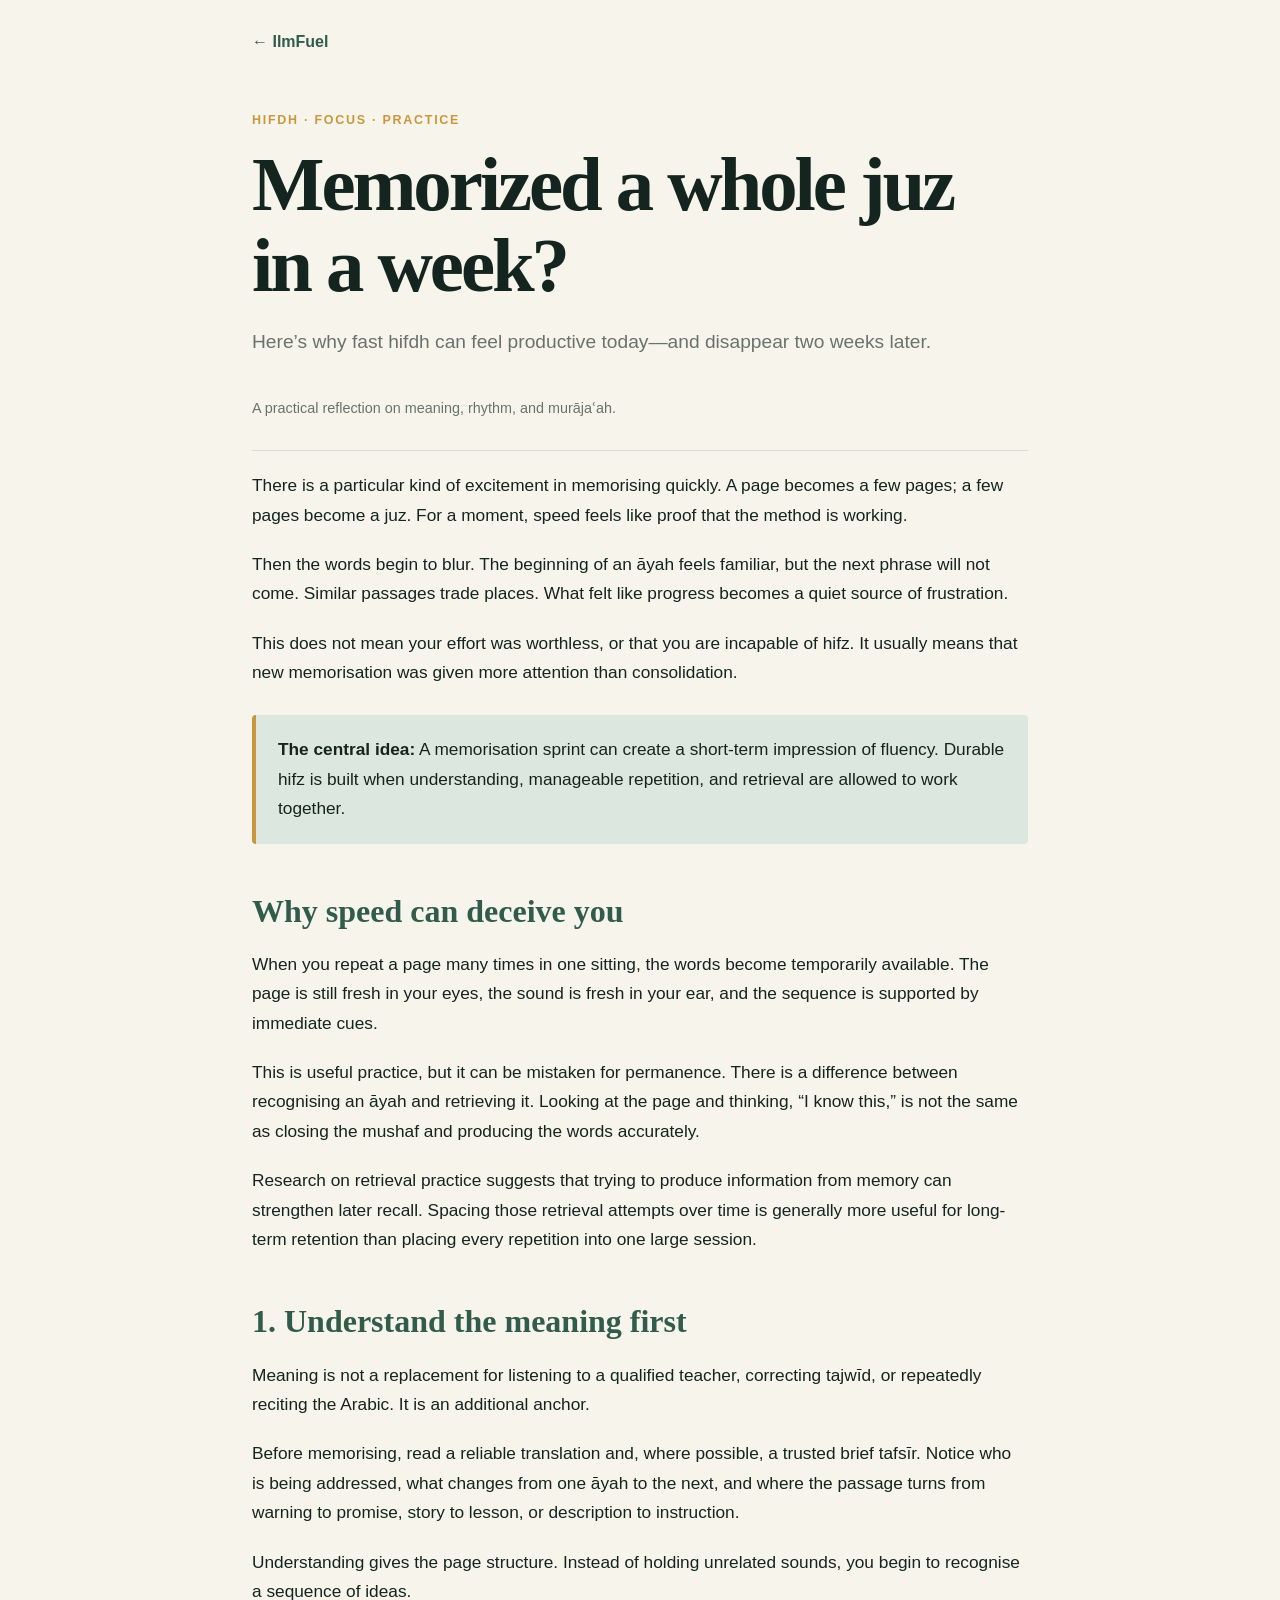
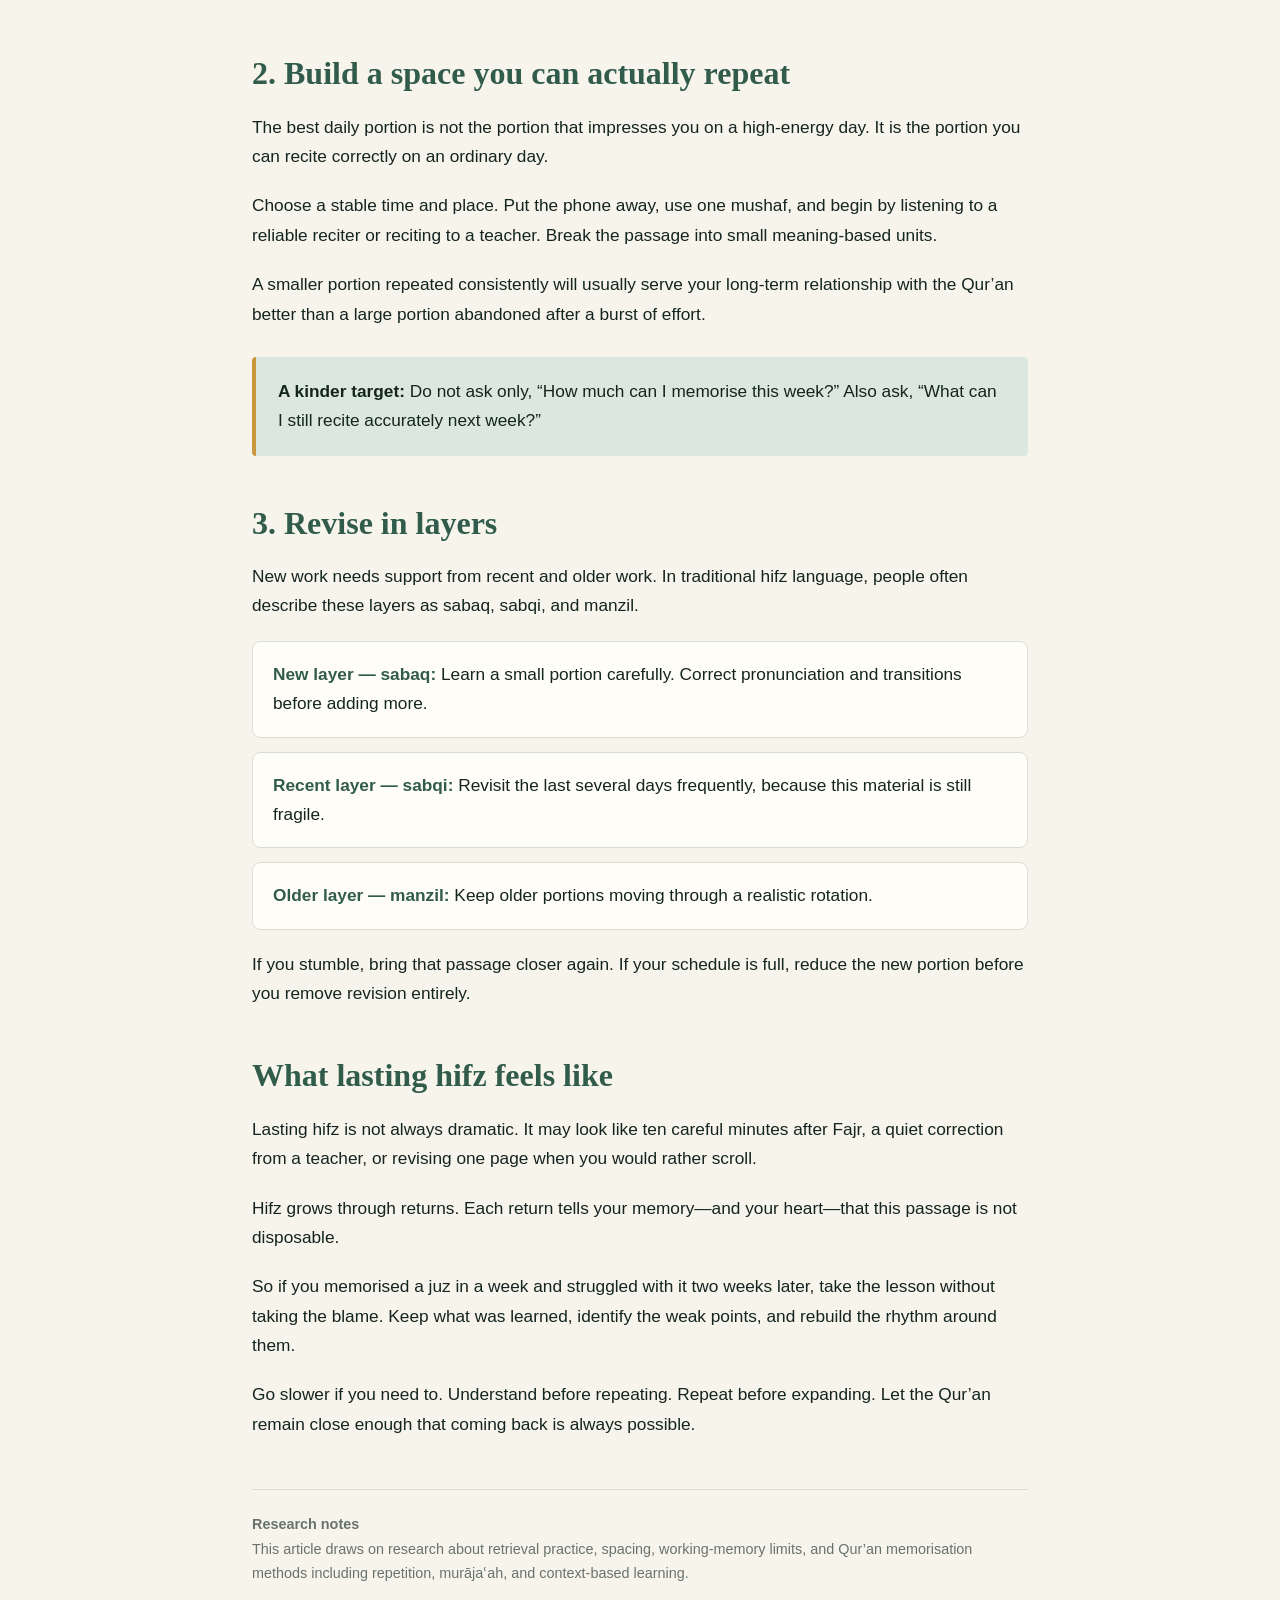
<file: hifdh-article.html>
<!doctype html>
<html lang="en">
<head>
  <meta charset="utf-8">
  <meta name="viewport" content="width=device-width, initial-scale=1">
  <title>Memorized a Whole Juz in a Week? | IlmFuel</title>

  <style>
    :root {
      --ink: #14251f;
      --paper: #f7f4ec;
      --green: #315c4b;
      --sage: #dce8df;
      --gold: #c9973e;
      --muted: #68736c;
      --line: #d9ded6;
      --white: #fffdf8;
    }

    * {
      box-sizing: border-box;
    }

    body {
      margin: 0;
      background: var(--paper);
      color: var(--ink);
      font-family: Inter, Arial, sans-serif;
      line-height: 1.7;
    }

    .page {
      max-width: 820px;
      margin: auto;
      padding: 28px 22px 80px;
    }

    .back-link {
      color: var(--green);
      text-decoration: none;
      font-weight: 700;
    }

    .kicker {
      margin-top: 55px;
      color: var(--gold);
      font-size: 0.78rem;
      font-weight: 800;
      letter-spacing: 0.14em;
      text-transform: uppercase;
    }

    h1,
    h2 {
      font-family: Georgia, serif;
    }

    h1 {
      max-width: 760px;
      margin: 14px 0;
      font-size: clamp(2.5rem, 7vw, 4.8rem);
      line-height: 1.05;
      letter-spacing: -0.04em;
    }

    .dek {
      max-width: 680px;
      color: var(--muted);
      font-size: 1.2rem;
    }

    .byline {
      padding: 18px 0 30px;
      border-bottom: 1px solid var(--line);
      color: var(--muted);
      font-size: 0.9rem;
    }

    article {
      font-size: 1.08rem;
    }

    article h2 {
      margin: 48px 0 12px;
      color: var(--green);
      font-size: 2rem;
      line-height: 1.2;
    }

    article p {
      margin: 20px 0;
    }

    .callout {
      margin: 28px 0;
      padding: 20px 22px;
      border-left: 4px solid var(--gold);
      border-radius: 4px;
      background: var(--sage);
    }

    .step {
      margin: 14px 0;
      padding: 18px 20px;
      border: 1px solid var(--line);
      border-radius: 8px;
      background: var(--white);
    }

    .step strong {
      color: var(--green);
    }

    .sources {
      margin-top: 50px;
      padding-top: 22px;
      border-top: 1px solid var(--line);
      color: var(--muted);
      font-size: 0.9rem;
    }

    .sources a {
      color: var(--green);
    }
  </style>
</head>

<body>
  <main class="page">
    <a class="back-link" href="./">← IlmFuel</a>

    <header>
      <div class="kicker">Hifdh · Focus · Practice</div>

      <h1>Memorized a whole juz in a week?</h1>

      <p class="dek">
        Here’s why fast hifdh can feel productive today—and disappear two weeks later.
      </p>

      <div class="byline">
        A practical reflection on meaning, rhythm, and murājaʿah.
      </div>
    </header>

    <article>
      <p>
        There is a particular kind of excitement in memorising quickly.
        A page becomes a few pages; a few pages become a juz. For a moment,
        speed feels like proof that the method is working.
      </p>

      <p>
        Then the words begin to blur. The beginning of an āyah feels familiar,
        but the next phrase will not come. Similar passages trade places.
        What felt like progress becomes a quiet source of frustration.
      </p>

      <p>
        This does not mean your effort was worthless, or that you are incapable
        of hifz. It usually means that new memorisation was given more attention
        than consolidation.
      </p>

      <div class="callout">
        <strong>The central idea:</strong>
        A memorisation sprint can create a short-term impression of fluency.
        Durable hifz is built when understanding, manageable repetition,
        and retrieval are allowed to work together.
      </div>

      <h2>Why speed can deceive you</h2>

      <p>
        When you repeat a page many times in one sitting, the words become
        temporarily available. The page is still fresh in your eyes, the sound
        is fresh in your ear, and the sequence is supported by immediate cues.
      </p>

      <p>
        This is useful practice, but it can be mistaken for permanence.
        There is a difference between recognising an āyah and retrieving it.
        Looking at the page and thinking, “I know this,” is not the same as
        closing the mushaf and producing the words accurately.
      </p>

      <p>
        Research on retrieval practice suggests that trying to produce
        information from memory can strengthen later recall. Spacing those
        retrieval attempts over time is generally more useful for long-term
        retention than placing every repetition into one large session.
      </p>

      <h2>1. Understand the meaning first</h2>

      <p>
        Meaning is not a replacement for listening to a qualified teacher,
        correcting tajwīd, or repeatedly reciting the Arabic. It is an
        additional anchor.
      </p>

      <p>
        Before memorising, read a reliable translation and, where possible,
        a trusted brief tafsīr. Notice who is being addressed, what changes
        from one āyah to the next, and where the passage turns from warning
        to promise, story to lesson, or description to instruction.
      </p>

      <p>
        Understanding gives the page structure. Instead of holding unrelated
        sounds, you begin to recognise a sequence of ideas.
      </p>

      <h2>2. Build a space you can actually repeat</h2>

      <p>
        The best daily portion is not the portion that impresses you on a
        high-energy day. It is the portion you can recite correctly on an
        ordinary day.
      </p>

      <p>
        Choose a stable time and place. Put the phone away, use one mushaf,
        and begin by listening to a reliable reciter or reciting to a teacher.
        Break the passage into small meaning-based units.
      </p>

      <p>
        A smaller portion repeated consistently will usually serve your
        long-term relationship with the Qur’an better than a large portion
        abandoned after a burst of effort.
      </p>

      <div class="callout">
        <strong>A kinder target:</strong>
        Do not ask only, “How much can I memorise this week?”
        Also ask, “What can I still recite accurately next week?”
      </div>

      <h2>3. Revise in layers</h2>

      <p>
        New work needs support from recent and older work. In traditional
        hifz language, people often describe these layers as sabaq,
        sabqi, and manzil.
      </p>

      <div class="step">
        <strong>New layer — sabaq:</strong>
        Learn a small portion carefully. Correct pronunciation and transitions
        before adding more.
      </div>

      <div class="step">
        <strong>Recent layer — sabqi:</strong>
        Revisit the last several days frequently, because this material
        is still fragile.
      </div>

      <div class="step">
        <strong>Older layer — manzil:</strong>
        Keep older portions moving through a realistic rotation.
      </div>

      <p>
        If you stumble, bring that passage closer again. If your schedule is
        full, reduce the new portion before you remove revision entirely.
      </p>

      <h2>What lasting hifz feels like</h2>

      <p>
        Lasting hifz is not always dramatic. It may look like ten careful
        minutes after Fajr, a quiet correction from a teacher, or revising
        one page when you would rather scroll.
      </p>

      <p>
        Hifz grows through returns. Each return tells your memory—and your
        heart—that this passage is not disposable.
      </p>

      <p>
        So if you memorised a juz in a week and struggled with it two weeks
        later, take the lesson without taking the blame. Keep what was learned,
        identify the weak points, and rebuild the rhythm around them.
      </p>

      <p>
        Go slower if you need to. Understand before repeating. Repeat before
        expanding. Let the Qur’an remain close enough that coming back is
        always possible.
      </p>

      <div class="sources">
        <strong>Research notes</strong><br>
        This article draws on research about retrieval practice, spacing,
        working-memory limits, and Qur’an memorisation methods including
        repetition, murājaʿah, and context-based learning.
      </div>
    </article>
  </main>
</body>
</html>
</file>
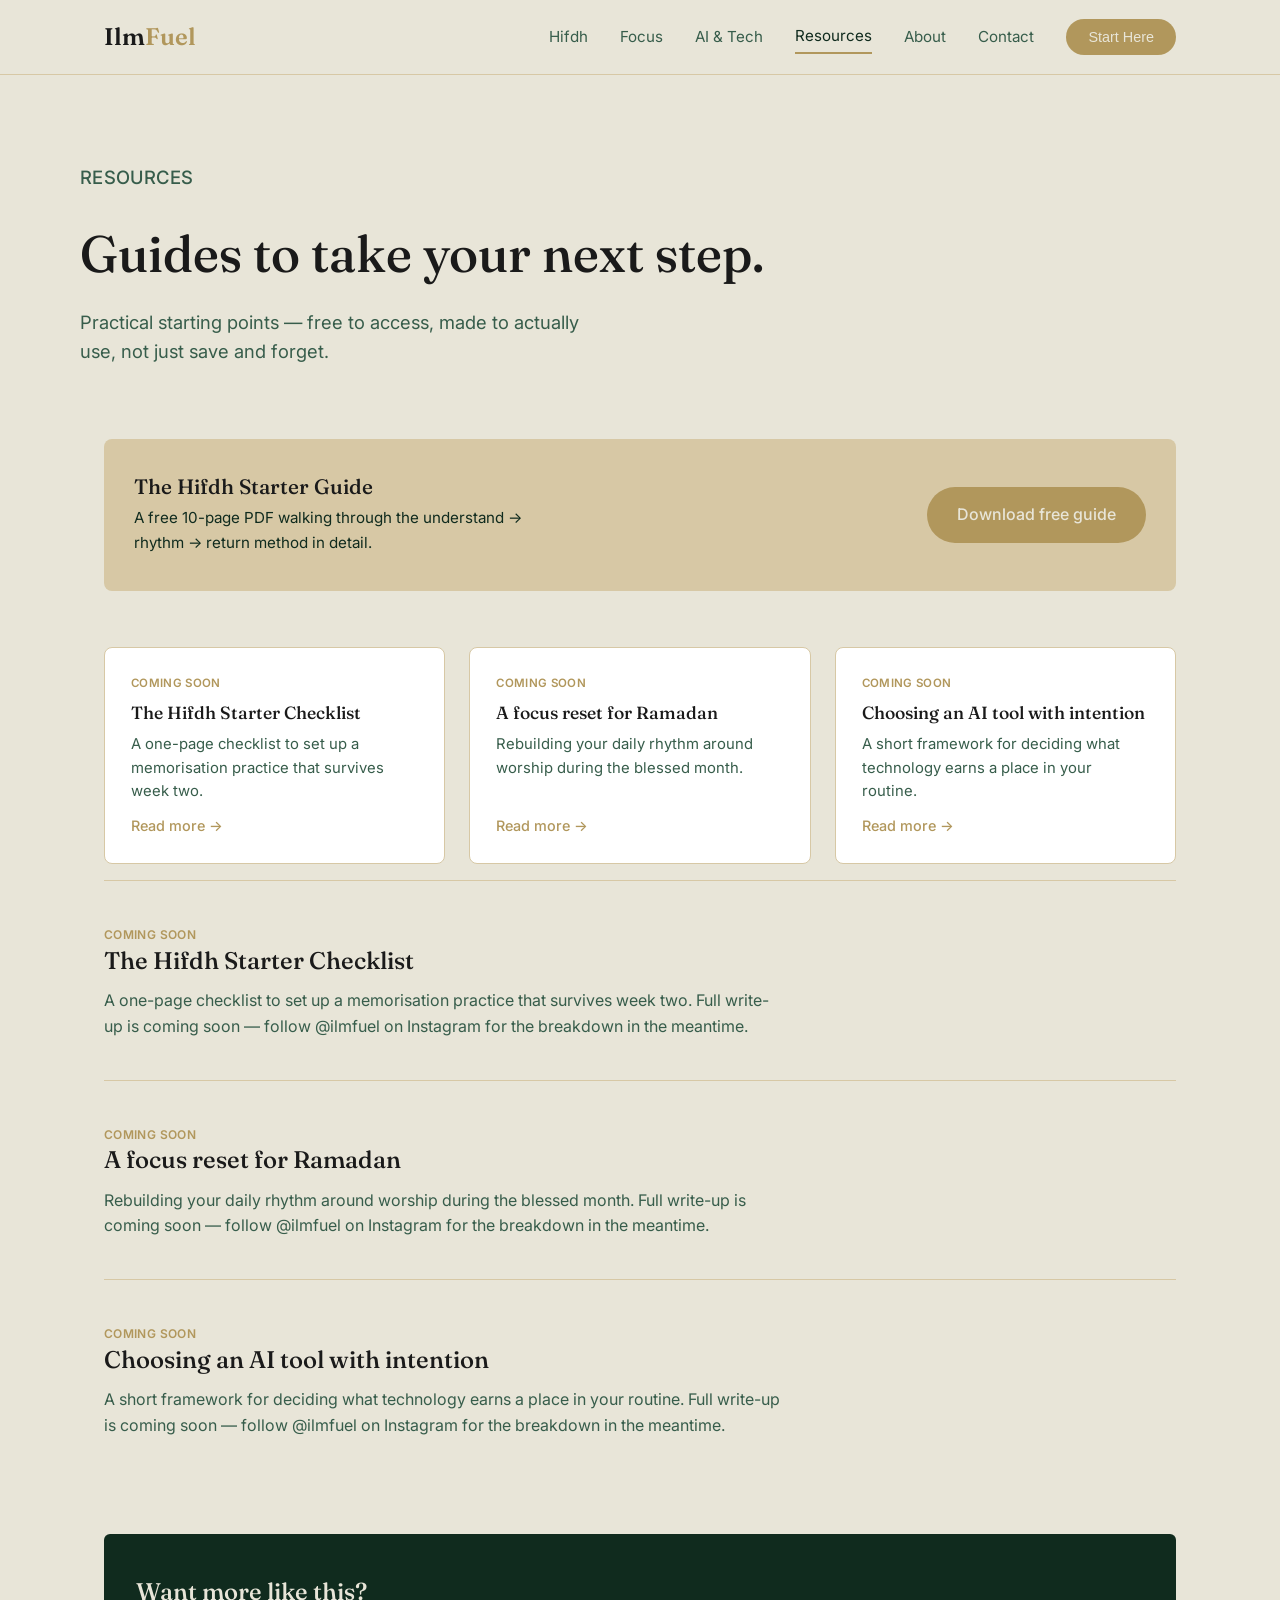
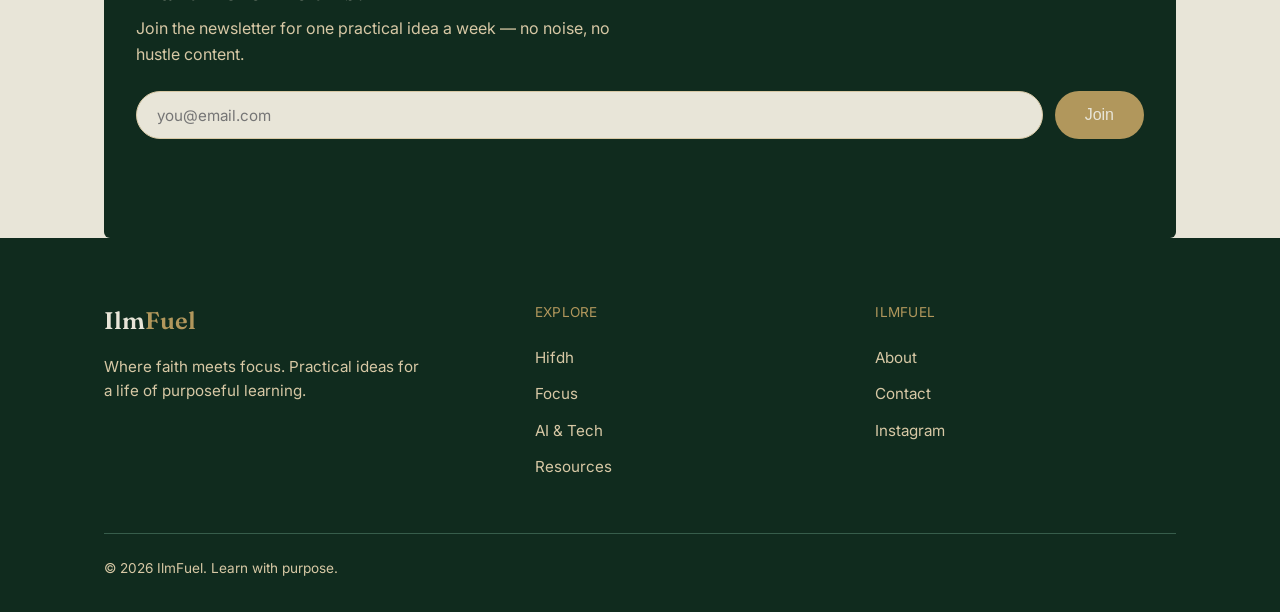
<file: resources.html>
<!DOCTYPE html>
<html lang="en">
<head>
<meta charset="UTF-8">
<meta name="viewport" content="width=device-width, initial-scale=1.0">
<title>Resources — IlmFuel</title>
<meta name="description" content="Free guides and starting points to help you take your next meaningful step.">
<link rel="icon" type="image/svg+xml" href="favicon.svg">
<link rel="preconnect" href="https://fonts.googleapis.com">
<link rel="preconnect" href="https://fonts.gstatic.com" crossorigin>
<link href="https://fonts.googleapis.com/css2?family=Fraunces:opsz,wght@9..144,400;9..144,500;9..144,600&family=Inter:wght@400;500;600&display=swap" rel="stylesheet">
<link rel="stylesheet" href="style.css">
</head>
<body>

<header>
  <nav class="wrap">
    <a href="index.html" class="logo">Ilm<span>Fuel</span></a>
    <div class="nav-links">
      <a href="hifdh.html">Hifdh</a>
      <a href="focus.html">Focus</a>
      <a href="ai-tech.html">AI &amp; Tech</a>
      <a href="resources.html" aria-current="page">Resources</a>
      <a href="about.html">About</a>
      <a href="contact.html">Contact</a>
      <button class="nav-cta" onclick="location.href='resources.html'">Start Here</button>
    </div>
    <button class="menu-btn" aria-label="Open menu" onclick="openMenu()">
      <span></span><span></span><span></span>
    </button>
  </nav>
</header>

<div class="mobile-menu" id="mobileMenu">
  <div class="mobile-menu-top">
    <span class="logo">Ilm<span>Fuel</span></span>
    <button class="close-btn" aria-label="Close menu" onclick="closeMenu()">&times;</button>
  </div>
      <a href="hifdh.html" onclick="closeMenu()">Hifdh</a>
      <a href="focus.html" onclick="closeMenu()">Focus</a>
      <a href="ai-tech.html" onclick="closeMenu()">AI &amp; Tech</a>
      <a href="resources.html" aria-current="page" onclick="closeMenu()">Resources</a>
      <a href="about.html" onclick="closeMenu()">About</a>
      <a href="contact.html" onclick="closeMenu()">Contact</a>
  <button class="nav-cta" onclick="location.href='resources.html'">Start Here</button>
</div>

<main>

  <section class="hero wrap" style="padding-bottom:40px;">
    <p class="eyebrow reveal">RESOURCES</p>
    <h1 class="reveal" style="font-size:clamp(2.2rem,5vw,3.2rem);">Guides to take your next step.</h1>
    <p class="reveal">Practical starting points — free to access, made to actually use, not just save and forget.</p>
  </section>

  <section class="wrap" style="padding-top:0; padding-bottom:0;">
    <div class="lead-magnet reveal">
      <div>
        <h3>The Hifdh Starter Guide</h3>
        <p>A free 10-page PDF walking through the understand → rhythm → return method in detail.</p>
      </div>
      <a href="resources/hifdh-starter-guide.pdf" class="btn-primary">Download free guide</a>
    </div>
  </section>

  <section class="wrap" style="padding-top:0;">
    <div class="article-grid reveal">
      <a href="#article-1" class="article-card">
        <span class="tag">COMING SOON</span>
        <h3>The Hifdh Starter Checklist</h3>
        <p>A one-page checklist to set up a memorisation practice that survives week two.</p>
        <span class="read-more">Read more →</span>
      </a>
      <a href="#article-2" class="article-card">
        <span class="tag">COMING SOON</span>
        <h3>A focus reset for Ramadan</h3>
        <p>Rebuilding your daily rhythm around worship during the blessed month.</p>
        <span class="read-more">Read more →</span>
      </a>
      <a href="#article-3" class="article-card">
        <span class="tag">COMING SOON</span>
        <h3>Choosing an AI tool with intention</h3>
        <p>A short framework for deciding what technology earns a place in your routine.</p>
        <span class="read-more">Read more →</span>
      </a>
    </div>
  </section>

  <section class="wrap" style="padding-top:0;">
    <div class="article-full reveal" id="article-1">
      <span class="tag">COMING SOON</span>
      <h3>The Hifdh Starter Checklist</h3>
      <p>A one-page checklist to set up a memorisation practice that survives week two. Full write-up is coming soon — follow @ilmfuel on Instagram for the breakdown in the meantime.</p>
    </div>
    <div class="article-full reveal" id="article-2">
      <span class="tag">COMING SOON</span>
      <h3>A focus reset for Ramadan</h3>
      <p>Rebuilding your daily rhythm around worship during the blessed month. Full write-up is coming soon — follow @ilmfuel on Instagram for the breakdown in the meantime.</p>
    </div>
    <div class="article-full reveal" id="article-3">
      <span class="tag">COMING SOON</span>
      <h3>Choosing an AI tool with intention</h3>
      <p>A short framework for deciding what technology earns a place in your routine. Full write-up is coming soon — follow @ilmfuel on Instagram for the breakdown in the meantime.</p>
    </div>
  </section>

  <section class="wrap">
    <div class="newsletter reveal">
      <h3>Want more like this?</h3>
      <p>Join the newsletter for one practical idea a week — no noise, no hustle content.</p>
      <form class="form-row" onsubmit="handleNewsletter(event)">
        <input type="email" placeholder="you@email.com" required aria-label="Email address">
        <button type="submit" class="btn-primary">Join</button>
      </form>
      <p class="form-msg"></p>
    </div>
  </section>

</main>

<footer>
  <div class="wrap">
    <div class="footer-grid">
      <div>
        <a href="index.html" class="logo">Ilm<span>Fuel</span></a>
        <p class="tagline">Where faith meets focus. Practical ideas for a life of purposeful learning.</p>
      </div>
      <div class="footer-col">
        <p class="footer-col-label">EXPLORE</p>
        <a href="hifdh.html">Hifdh</a>
        <a href="focus.html">Focus</a>
        <a href="ai-tech.html">AI &amp; Tech</a>
        <a href="resources.html">Resources</a>
      </div>
      <div class="footer-col">
        <p class="footer-col-label">ILMFUEL</p>
        <a href="about.html">About</a>
        <a href="contact.html">Contact</a>
        <a href="https://instagram.com/ilmfuel" target="_blank" rel="noopener">Instagram</a>
      </div>
    </div>
    <div class="footer-bottom">
      <span>© 2026 IlmFuel. Learn with purpose.</span>
    </div>
  </div>
</footer>

<script src="script.js"></script>
</body>
</html>
</file>
<file: style.css>
:root{
  --cream:#E8E5D8;
  --forest:#102B1E;
  --mid-green:#375D4B;
  --tan:#D7C8A5;
  --gold:#B1975C;
  --gold-dark:#9c8149;
  --ink:#1A1A1A;
}
*{box-sizing:border-box; margin:0; padding:0;}
html{scroll-behavior:smooth;}
@media (prefers-reduced-motion: reduce){
  html{scroll-behavior:auto;}
  *{animation-duration:0.01ms !important; transition-duration:0.01ms !important;}
}
body{
  background:var(--cream);
  color:var(--ink);
  font-family:'Inter', -apple-system, sans-serif;
  line-height:1.6;
  -webkit-font-smoothing:antialiased;
}
h1,h2,h3,.serif{
  font-family:'Fraunces', serif;
  font-weight:500;
  line-height:1.15;
  color:var(--ink);
}
a{color:inherit; text-decoration:none;}
img{max-width:100%; display:block;}
.wrap{max-width:1120px; margin:0 auto; padding:0 24px;}

a:focus-visible, button:focus-visible, input:focus-visible, textarea:focus-visible{
  outline:2px solid var(--gold);
  outline-offset:3px;
}

/* ---------- Reveal-on-scroll ---------- */
.reveal{opacity:0; transform:translateY(14px); transition:opacity 0.6s ease, transform 0.6s ease;}
.reveal.in{opacity:1; transform:translateY(0);}

/* ---------- Nav ---------- */
header{
  position:sticky; top:0; z-index:100;
  background:rgba(232,229,216,0.94);
  backdrop-filter:blur(8px);
  border-bottom:1px solid var(--tan);
}
nav.wrap{ display:flex; align-items:center; justify-content:space-between; padding:18px 24px; }
.logo{font-family:'Fraunces', serif; font-size:1.5rem; font-weight:600;}
.logo span{color:var(--gold);}
.nav-links{ display:none; gap:32px; align-items:center; }
.nav-links a{ font-size:0.95rem; color:var(--mid-green); transition:color 0.15s; padding:4px 0; }
.nav-links a:hover, .nav-links a[aria-current="page"]{color:var(--forest); border-bottom:2px solid var(--gold);}
.nav-cta{
  background:var(--gold); color:var(--cream); padding:10px 22px; border-radius:100px;
  font-size:0.9rem; font-weight:500; border:none; cursor:pointer; transition:background 0.15s;
}
.nav-cta:hover{background:var(--gold-dark);}
.menu-btn{
  background:none; border:1px solid var(--forest); border-radius:50%;
  width:44px; height:44px; display:flex; flex-direction:column; align-items:center; justify-content:center;
  gap:4px; cursor:pointer;
}
.menu-btn span{display:block; width:18px; height:2px; background:var(--forest);}

.mobile-menu{
  position:fixed; inset:0; background:var(--cream); z-index:200;
  display:flex; flex-direction:column; transform:translateX(100%);
  transition:transform 0.3s ease; padding:24px;
}
.mobile-menu.open{transform:translateX(0);}
.mobile-menu-top{display:flex; justify-content:space-between; align-items:center; margin-bottom:48px;}
.mobile-menu a{
  display:flex; align-items:center;
  font-family:'Fraunces', serif; font-size:1.6rem; padding:14px 4px; min-height:44px;
  border-bottom:1px solid var(--tan); color:var(--forest);
}
.mobile-menu .nav-cta{margin-top:24px; text-align:center; justify-content:center; width:100%; padding:16px;}
.close-btn{background:none; border:none; font-size:1.8rem; cursor:pointer; color:var(--forest); width:44px; height:44px;}

@media (min-width:860px){
  .nav-links{display:flex;}
  .menu-btn{display:none;}
}

/* ---------- Hero ---------- */
.hero{padding:88px 0 80px;}
.eyebrow{color:var(--gold); font-size:0.85rem; font-weight:500; letter-spacing:0.02em; margin-bottom:16px;}
.hero h1{font-size:clamp(2.4rem, 6vw, 3.6rem); margin-bottom:24px; max-width:760px;}
.hero p{font-size:1.15rem; color:var(--mid-green); max-width:520px; margin-bottom:32px;}
.btn-row{display:flex; align-items:center; gap:24px; flex-wrap:wrap;}
.btn-primary{
  background:var(--gold); color:var(--cream); padding:15px 30px; border-radius:100px;
  font-weight:500; font-size:1rem; border:none; cursor:pointer; display:inline-block;
  transition:background 0.15s, transform 0.15s;
}
.btn-primary:hover{background:var(--gold-dark); transform:translateY(-1px);}
.btn-text{color:var(--forest); font-weight:500; border-bottom:1px solid var(--tan); padding-bottom:2px;}
.btn-text:hover{border-color:var(--gold);}

/* ---------- Section shared ---------- */
section{padding:64px 0;}
.section-head{margin-bottom:44px;}
.section-head h1, .section-head h2{font-size:clamp(1.9rem, 4vw, 2.6rem); max-width:640px;}
.section-head p{color:var(--mid-green); max-width:560px; margin-top:16px; font-size:1.05rem;}

/* purpose cards */
.card-grid{display:grid; gap:28px; grid-template-columns:1fr;}
@media(min-width:700px){ .card-grid{grid-template-columns:1fr 1fr;} }
.card{border-top:1px solid var(--tan); padding-top:24px;}
.card h3{font-size:1.3rem; margin-bottom:12px;}
.card p{color:var(--mid-green);}

/* Hifdh step process */
.steps-band{background:var(--tan);}
.step-grid{display:grid; gap:20px; grid-template-columns:1fr; margin-bottom:40px;}
@media(min-width:700px){ .step-grid{grid-template-columns:repeat(3,1fr);} }
.step{background:var(--cream); border-radius:4px; padding:28px 24px;}
.step-num{color:var(--gold); font-family:'Fraunces',serif; font-size:1.1rem; margin-bottom:20px;}
.step h3{font-size:1.2rem; margin-bottom:10px;}
.step p{color:var(--mid-green); font-size:0.97rem;}

/* Pillars overview grid (on homepage) */
.pillars{display:grid; gap:1px; background:var(--tan); border:1px solid var(--tan); grid-template-columns:1fr;}
@media(min-width:700px){ .pillars{grid-template-columns:repeat(2,1fr);} }
.pillar{background:var(--cream); padding:36px 28px;}
.pillar h3{font-size:1.3rem; margin-bottom:10px;}
.pillar p{color:var(--mid-green); margin-bottom:18px; font-size:0.97rem;}
.pillar a{color:var(--gold); font-weight:500; font-size:0.95rem;}

/* Article/resource cards on pillar pages */
.article-grid{display:grid; gap:24px; grid-template-columns:1fr; margin-bottom:16px;}
@media(min-width:640px){ .article-grid{grid-template-columns:1fr 1fr;} }
@media(min-width:960px){ .article-grid{grid-template-columns:repeat(3,1fr);} }
.article-card{
  background:#fff; border:1px solid var(--tan); border-radius:8px; padding:26px;
  display:flex; flex-direction:column; gap:10px; transition:transform 0.15s, border-color 0.15s;
}
.article-card:hover{transform:translateY(-2px); border-color:var(--gold);}
.article-card .tag{font-size:0.72rem; letter-spacing:0.03em; color:var(--gold); font-weight:600;}
.article-card h3{font-size:1.1rem;}
.article-card p{color:var(--mid-green); font-size:0.93rem; flex:1;}
.article-card .read-more{color:var(--gold); font-size:0.9rem; font-weight:500;}

/* Full article stub sections (what "Read more" scrolls to) */
.article-full{border-top:1px solid var(--tan); padding:40px 0;}
.article-full h3{font-size:1.5rem; margin-bottom:6px;}
.article-full .tag{font-size:0.75rem; color:var(--gold); font-weight:600; letter-spacing:0.03em;}
.article-full p{color:var(--mid-green); margin-top:14px; max-width:680px;}
.placeholder-flag{
  display:inline-block; margin-top:16px; font-size:0.78rem; background:var(--tan);
  color:var(--forest); padding:4px 12px; border-radius:100px; font-weight:500;
}

/* Newsletter block */
.newsletter{background:var(--forest); color:var(--cream); border-radius:6px; padding:44px 32px; margin-top:56px;}
.newsletter h3{color:var(--cream); font-size:1.5rem; margin-bottom:10px;}
.newsletter p{color:var(--tan); margin-bottom:24px; max-width:480px;}
.form-row{display:flex; gap:12px; flex-wrap:wrap;}
input[type=email], input[type=text], textarea{
  background:var(--cream); border:1px solid var(--tan); border-radius:100px;
  padding:13px 20px; font-family:'Inter',sans-serif; font-size:0.95rem; flex:1; min-width:200px; color:var(--ink);
}
textarea{border-radius:16px; min-height:120px; width:100%; resize:vertical;}
.form-msg{margin-top:14px; font-size:0.9rem; color:var(--gold); min-height:1.2em;}

/* About lede */
.about p.lede{font-size:clamp(1.6rem,3.2vw,2rem); font-family:'Fraunces',serif; max-width:720px; margin-bottom:28px;}

/* Contact */
.contact-form{max-width:520px; display:flex; flex-direction:column; gap:14px;}
.contact-form input, .contact-form textarea{border-radius:12px; width:100%;}
.contact-form button{align-self:flex-start;}
.contact-alt{margin-top:32px; color:var(--mid-green); font-size:0.95rem;}
.contact-alt a{color:var(--gold); font-weight:500;}

/* Lead magnet (Resources page) */
.lead-magnet{
  background:var(--tan); border-radius:8px; padding:36px 30px; display:flex; flex-wrap:wrap;
  align-items:center; justify-content:space-between; gap:20px; margin-bottom:56px;
}
.lead-magnet h3{font-size:1.3rem; margin-bottom:8px;}
.lead-magnet p{color:var(--forest); max-width:420px; font-size:0.95rem;}

/* Footer */
footer{background:var(--forest); color:var(--cream); padding:64px 0 32px;}
.footer-grid{display:grid; gap:40px; grid-template-columns:1fr; margin-bottom:48px;}
@media(min-width:700px){ .footer-grid{grid-template-columns:1.3fr 1fr 1fr;} }
footer .logo{color:var(--cream);}
footer .tagline{color:var(--tan); margin-top:14px; max-width:320px; font-size:0.95rem;}
.footer-col-label{color:var(--gold); font-size:0.85rem; letter-spacing:0.02em; margin-bottom:16px;}
.footer-col a{display:block; color:var(--tan); padding:6px 0; font-size:0.95rem;}
.footer-col a:hover{color:var(--cream);}
.footer-bottom{border-top:1px solid var(--mid-green); padding-top:24px; font-size:0.85rem; color:var(--tan); display:flex; justify-content:space-between; flex-wrap:wrap; gap:12px;}
</file>
